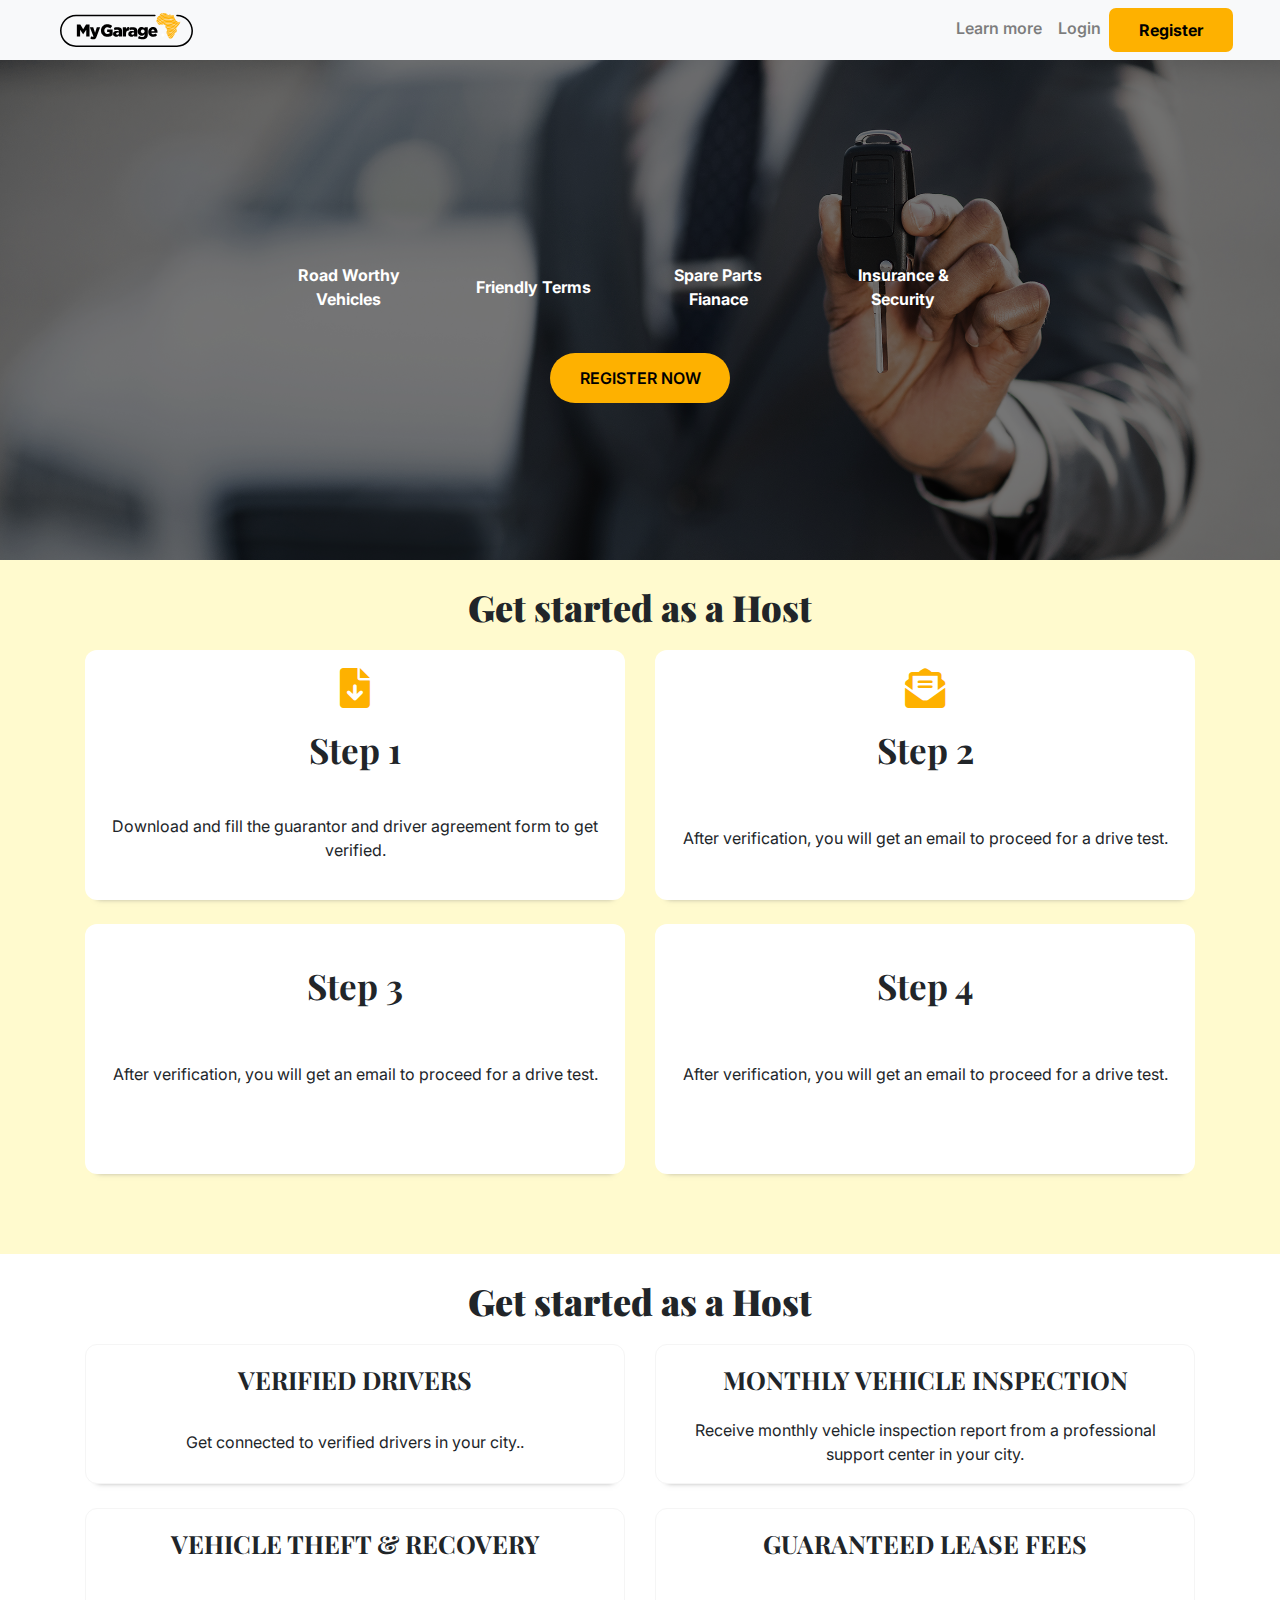
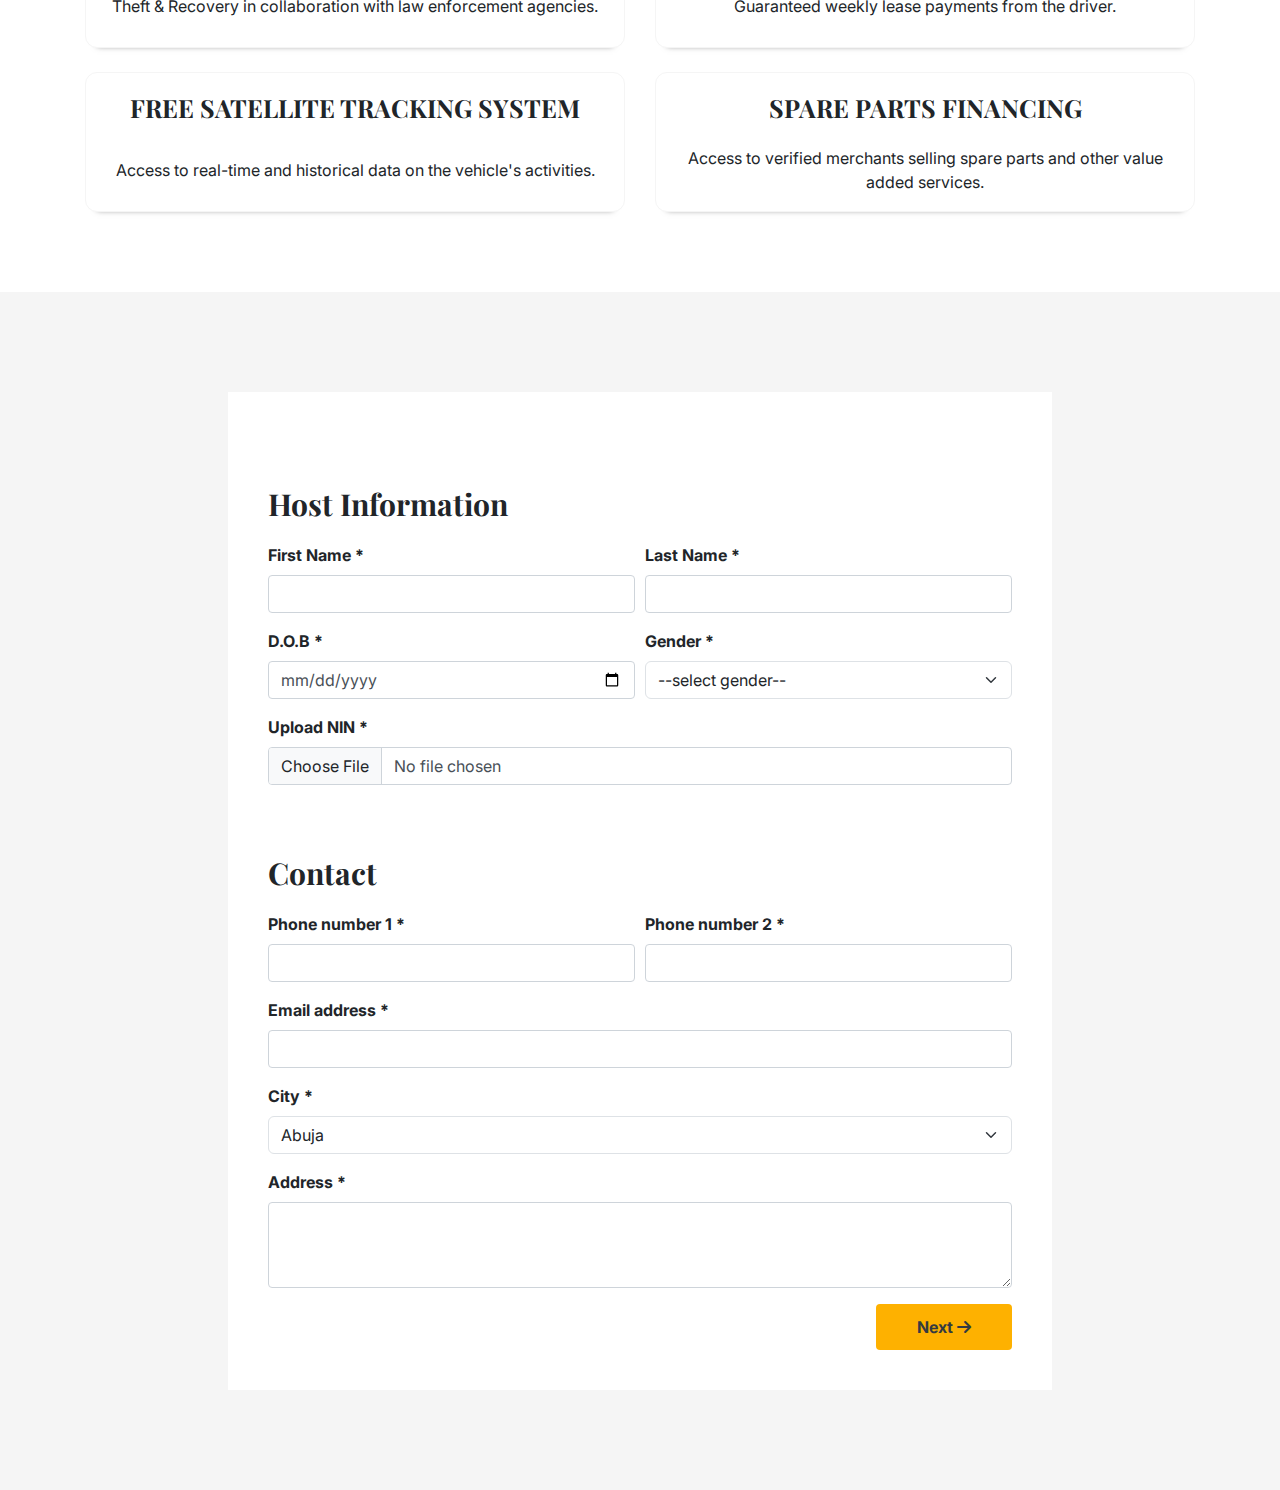
<file: host.html>
<!DOCTYPE html>
<html lang="en">
  <head>
    <meta charset="UTF-8" />
    <meta http-equiv="X-UA-Compatible" content="IE=edge" />
    <meta name="viewport" content="width=device-width, initial-scale=1.0" />
    <title>Document</title>
    <script src="https://cdn.jsdelivr.net/npm/bootstrap@5.1.3/dist/js/bootstrap.bundle.min.js"></script>
    <link
      href="https://cdn.jsdelivr.net/npm/bootstrap@5.1.3/dist/css/bootstrap.min.css"
      rel="stylesheet"
    />
    <link rel="stylesheet" href="assets/bootstrap/css/bootstrap.min.css" />
    <link rel="stylesheet" href="assets/style.css" />
    <!-- Boxicons CDN Link -->
    <link
      href="https://unpkg.com/boxicons@2.0.7/css/boxicons.min.css"
      rel="stylesheet"
    />
    <!-- splide css -->
    <link rel="stylesheet" href="assets/dist/css/splide.min.css" />
    <!-- splide js -->
    <script src="assets/dist/js/splide.min.js"></script>
    <!-- font awesome -->
    <link
      rel="stylesheet"
      href="https://cdnjs.cloudflare.com/ajax/libs/font-awesome/6.0.0/css/all.min.css"
    />
    <!-- aos lib -->
    <link href="https://unpkg.com/aos@2.3.1/dist/aos.css" rel="stylesheet" />
    <script src="https://unpkg.com/aos@2.3.1/dist/aos.js"></script>
  </head>
  <body>
    <style>
      .box {
        width: 100%;
        height: 200px;
        margin-bottom: 30px;
      }
      .introImg {
        width: 100%;
        height: 580px;
      }
      .introImg img {
        width: 100%;
        height: 100%;
      }
    </style>
    <!-- navbar -->
    <nav class="navbar navbar-expand-lg navbar-light bg-light">
      <div class="container-fluid">
        <a class="navbar-brand logo" href="#">
          <img src="assets/img/logo1.svg" alt="" />
        </a>
        <button class="navbar-toggler" type="button" data-bs-toggle="collapse" data-bs-target="#navbarNavAltMarkup" aria-controls="navbarNavAltMarkup" aria-expanded="false" aria-label="Toggle navigation">
          <span class="navbar-toggler-icon"></span>
        </button>
        <div class="collapse navbar-collapse offset-lg-7" id="navbarNavAltMarkup">
          <div class="navbar-nav">
            <a class="nav-link" href="#">Learn more</a>
            <a class="nav-link" href="login.html">Login</a>
            <a class="accBtn" href="register.html">Register</a>
          </div>
        </div>
      </div>
    </nav>
    <!-- banner -->
    <div class="host-banner">
      <div class="get-started-links row">
        <div class="col-sm-6 col-md-12 col-lg-3">
          <span>Road Worthy Vehicles</span>
        </div>
        <div class="col-sm-6 col-md-12 col-lg-3">
          <span>Friendly Terms</span>
        </div>
        <div class="col-sm-6 col-md-12 col-lg-3">
          <span>Spare Parts Fianace</span>
        </div>
        <div class="col-sm-6 col-md-12 col-lg-3">
          <span>Insurance & Security</span>
        </div>
      </div>
      <a href="#form-region" class="linkBtn">REGISTER NOW</a>
    </div>

    <div class="steps-section">
      <p class="title text-center">Get started as a Host</p>
      <div class="container">
        <div class="row g-4">
          <div class="col-sm-6 col-md-6">
            <div class="stepsBox">
              <div class="step-icon">
                <i class="fa-solid fa-file-arrow-down"></i>
              </div>
              <div class="step-count">Step 1</div>
              <div class="step-info">
                Download and fill the guarantor and driver agreement form to get
                verified.
              </div>
            </div>
          </div>
          <div class="col-sm-6 col-md-6">
            <div class="stepsBox">
              <div class="step-icon">
                <i class="fa-solid fa-envelope-open-text"></i>
              </div>
              <div class="step-count">Step 2</div>
              <div class="step-info">
                After verification, you will get an email to proceed for a drive
                test.
              </div>
            </div>
          </div>
          <div class="col-sm-6 col-md-6">
            <div class="stepsBox">
              <div class="step-count">Step 3</div>
              <div class="step-info">
                After verification, you will get an email to proceed for a drive
                test.
              </div>
            </div>
          </div>
          <div class="col-sm-6 col-md-6">
            <div class="stepsBox">
              <div class="step-count">Step 4</div>
              <div class="step-info">
                After verification, you will get an email to proceed for a drive
                test.
              </div>
            </div>
          </div>
        </div>
      </div>
    </div>

    <div class="steps-section2">
      <p class="title text-center">Get started as a Host</p>
      <div class="container">
        <div class="row g-4">
          <div class="col-sm-6 col-md-6">
            <div class="stepsBox">
              <div class="step-count">VERIFIED DRIVERS</div>
              <div class="step-info">
                Get connected to verified drivers in your city..
              </div>
            </div>
          </div>
          <div class="col-sm-6 col-md-6">
            <div class="stepsBox">
              <div class="step-count">MONTHLY VEHICLE INSPECTION</div>
              <div class="step-info">
                Receive monthly vehicle inspection report from a professional
                support center in your city.
              </div>
            </div>
          </div>
          <div class="col-sm-6 col-md-6">
            <div class="stepsBox">
              <div class="step-count">VEHICLE THEFT & RECOVERY</div>
              <div class="step-info">
                Theft & Recovery in collaboration with law enforcement agencies.
              </div>
            </div>
          </div>
          <div class="col-sm-6 col-md-6">
            <div class="stepsBox">
              <div class="step-count">GUARANTEED LEASE FEES</div>
              <div class="step-info">
                Guaranteed weekly lease payments from the driver.
              </div>
            </div>
          </div>
          <div class="col-sm-6 col-md-6">
            <div class="stepsBox">
              <div class="step-count">FREE SATELLITE TRACKING SYSTEM</div>
              <div class="step-info">
                Access to real-time and historical data on the vehicle's
                activities.
              </div>
            </div>
          </div>
          <div class="col-sm-6 col-md-6">
            <div class="stepsBox">
              <div class="step-count">SPARE PARTS FINANCING</div>
              <div class="step-info">
                Access to verified merchants selling spare parts and other value
                added services.
              </div>
            </div>
          </div>
        </div>
      </div>
    </div>
    <div class="form-region" id="form-region">
      <div class="container-fluid">
        <div class="row">
          <div class="col-sm-6 col-md-12 col-lg-8 offset-lg-2">
            <div class="registerForm">
              <form action="">
                <div class="form1">
                  <p class="form-title">Host Information</p>
                  <div class="form-row">
                    <div class="col-sm-6 col-md-6">
                      <div class="form-group">
                        <label for="">First Name *</label>
                        <input type="text" class="form-control" />
                      </div>
                    </div>
                    <div class="col-sm-6 col-md-6">
                      <div class="form-group">
                        <label for="">Last Name *</label>
                        <input type="text" class="form-control" />
                      </div>
                    </div>
                  </div>
                  <div class="form-row">
                    <div class="col-sm-6 col-md-6">
                      <div class="form-group">
                        <label for="">D.O.B *</label>
                        <input type="date" class="form-control" />
                      </div>
                    </div>
                    <div class="col-sm-6 col-md-6">
                      <div class="form-group">
                        <label for="">Gender *</label>
                        <select name="" class="form-select">
                          <option value="">--select gender--</option>
                          <option value="Male">Male</option>
                          <option value="Female">Female</option>
                        </select>
                      </div>
                    </div>
                  </div>
                  <div class="form-row">
                    <div class="col-sm-6 col-md-12">
                      <div class="form-group">
                        <label for="">Upload NIN *</label>
                        <input type="file" class="form-control" />
                      </div>
                    </div>
                  </div>
                  <p class="form-title">Contact</p>
                  <div class="form-row">
                    <div class="col-sm-6 col-md-6">
                      <div class="form-group">
                        <label for="">Phone number 1 *</label>
                        <input type="text" class="form-control" />
                      </div>
                    </div>
                    <div class="col-sm-6 col-md-6">
                      <div class="form-group">
                        <label for="">Phone number 2 *</label>
                        <input type="text" class="form-control" />
                      </div>
                    </div>
                    <div class="col-sm-6 col-md-12 col-lg-12">
                      <div class="form-group">
                        <label for="">Email address *</label>
                        <input type="email" class="form-control" />
                      </div>
                    </div>
                    <div class="col-sm-6 col-md-12 col-lg-12">
                      <div class="form-group">
                        <label for="">City *</label>
                        <select name="" class="form-select">
                          <option value="">Abuja</option>
                          <option value="">Lagos</option>
                          <option value="">Kano</option>
                          <option value="">Abuja</option>
                          <option value="">Abuja</option>
                          <option value="">Abuja</option>
                          <option value="">Abuja</option>
                          <option value="">Abuja</option>
                          <option value="">Abuja</option>
                        </select>
                      </div>
                    </div>
                    <div class="col-sm-6 col-md-12 col-lg-12">
                      <div class="form-group">
                        <label for="">Address *</label>
                        <textarea
                          name=""
                          id=""
                          cols="30"
                          rows="3"
                          class="form-control"
                        ></textarea>
                      </div>
                    </div>
                  </div>
                  <div class="moveBtn">
                    <button id="nextBtn" class="btn text-dark bg-ylw">
                      Next
                      <i class="fa-solid fa-arrow-right"></i>
                    </button>
                  </div>
                </div>
                <div class="form2">
                  <p class="form-title">Terms of Agreement</p>
                  <p>
                    Lorem ipsum dolor sit, amet consectetur adipisicing elit.
                    Nemo repellendus nostrum explicabo numquam culpa aliquam.
                  </p>
                  <div class="form-row">
                    <div class="col-sm-6 col-md-6 mb-2">
                      <button class="btn w-100 bg-ylw">Download</button>
                    </div>
                    <div class="col-sm-6 col-md-6">
                      <input type="file" class="form-control" />
                      <small>Upload</small>
                    </div>
                  </div>
                  <p class="form-title">Bank</p>
                  <div class="form-row">
                    <div class="col-sm-6 col-md-4 col-lg-6">
                      <div class="form-group">
                        <label for="">Bank Name</label>
                        <input type="text" class="form-control" />
                      </div>
                    </div>
                    <div class="col-sm-6 col-md-4 col-lg-6">
                      <div class="form-group">
                        <label for="">Account type</label>
                        <select name="" class="form-select">
                          <option value="">Savings</option>
                          <option value="">Current</option>
                        </select>
                      </div>
                    </div>
                    <div class="col-sm-6 col-md-4 col-lg-6">
                      <div class="form-group">
                        <label for="">Account number</label>
                        <input type="text" class="form-control" />
                      </div>
                    </div>
                    <div class="col-sm-6 col-md-4 col-lg-6">
                      <div class="form-group">
                        <label for="">Account number</label>
                        <input type="text" class="form-control" />
                      </div>
                    </div>
                  </div>

                  <p class="form-title">Service Model</p>
                  <div class="form-group">
                    <label for="">Service Type</label>
                    <select
                      name="service_model"
                      id="service_model"
                      class="form-select"
                    >
                      <option value="">--select service type--</option>
                      <option value="hire_purchase" id="hire_purchase">
                        Hire purchase
                      </option>
                      <option value="rental" id="rental">Rental</option>
                    </select>
                  </div>
                  <div class="purchaseSection">
                    <div class="form-row">
                      <div class="col-sm-6 col-md-6">
                        <div class="form-group">
                          <label for="">Hire purchase value</label>
                          <input type="text" class="form-control" />
                        </div>
                      </div>
                      <div class="col-sm-6 col-md-6">
                        <div class="form-group">
                          <label for="">City</label>
                          <select name="" id="" class="form-select">
                            <option value="">Abuja</option>
                            <option value="">Lagos</option>
                            <option value="">Benue</option>
                            <option value="">Abia</option>
                            <option value="">Abuja</option>
                          </select>
                        </div>
                      </div>
                      <div class="col-sm-6 col-md-6">
                        <div class="form-group">
                          <label for="">Security deposit</label>
                          <input type="text" class="form-control" />
                        </div>
                      </div>
                      <div class="col-sm-6 col-md-6">
                        <div class="form-group">
                          <label for="">Weekly remittance</label>
                          <input type="text" class="form-control" />
                        </div>
                      </div>
                      <div class="col-sm-6 col-md-6">
                        <div class="form-group">
                          <label for="">Transmission</label>
                          <select name="" id="" class="form-select">
                            <option value="">Automatic</option>
                            <option value="">Manual</option>
                          </select>
                        </div>
                      </div>
                      <div class="col-sm-6 col-md-12">
                        <div class="form-group">
                          <label for="">Engine type</label>
                          <select name="" id="" class="form-select">
                            <option value="">Petrol</option>
                            <option value="">Diesel</option>
                          </select>
                        </div>
                      </div>
                      <div class="col-sm-6 col-md-12">
                        <label for="">
                          Recommend the address of your preferred mechanic
                        </label>
                        <textarea
                          class="form-control"
                          name=""
                          id=""
                          cols="30"
                          rows="3"
                        ></textarea>
                      </div>
                      <div class="col-sm-6 col-md-6"></div>
                    </div>
                    <!-- hire purchase table -->
                    <table class="table table-striped">
                      <thead>
                        <tr>
                          <th scope="col"></th>
                          <th scope="col">Host</th>
                          <th scope="col">Driver</th>
                        </tr>
                      </thead>
                      <tbody>
                        <tr>
                          <th scope="row">
                            Repairs on the suspension system , exhaust, fuel
                            supply system
                          </th>
                          <td><i class="fa-solid fa-times text-danger"></i></td>
                          <td>
                            <i
                              class="fa-solid fa-circle-check text-success"
                            ></i>
                          </td>
                        </tr>
                        <tr>
                          <th scope="row">Monthly oil change and servicing</th>
                          <td><i class="fa-solid fa-times text-danger"></i></td>
                          <td>
                            <i
                              class="fa-solid fa-circle-check text-success"
                            ></i>
                          </td>
                        </tr>
                        <tr>
                          <th scope="row">Repair on air conditioning system</th>
                          <td><i class="fa-solid fa-times text-danger"></i></td>
                          <td>
                            <i
                              class="fa-solid fa-circle-check text-success"
                            ></i>
                          </td>
                        </tr>
                        <tr>
                          <th scope="row">
                            Insurance and vehicle document renewals
                          </th>
                          <td>
                            <i
                              class="fa-solid fa-circle-check text-success"
                            ></i>
                          </td>
                          <td><i class="fa-solid fa-times text-danger"></i></td>
                        </tr>
                        <tr>
                          <th scope="row">Repair on wear and tear</th>
                          <td><i class="fa-solid fa-times text-danger"></i></td>
                          <td>
                            <i
                              class="fa-solid fa-circle-check text-success"
                            ></i>
                          </td>
                        </tr>
                        <tr>
                          <th scope="row">Can the driver work out of town</th>
                          <td><i class="fa-solid fa-times text-danger"></i></td>
                          <td><i class="fa-solid fa-times text-danger"></i></td>
                        </tr>
                        <tr>
                          <th scope="row">Comprehensive Insurance</th>
                          <td>
                            <i
                              class="fa-solid fa-circle-check text-success"
                            ></i>
                          </td>
                          <td>
                            <i
                              class="fa-solid fa-circle-check text-success"
                            ></i>
                          </td>
                        </tr>
                      </tbody>
                    </table>
                  </div>
                  <div class="rentalSection">
                    <div class="form-row">
                      <div class="col-sm-6 col-md-6">
                        <div class="form-group">
                          <label for="">City</label>
                          <select name="" id="" class="form-select">
                            <option value="">Abuja</option>
                            <option value="">Lagos</option>
                            <option value="">Benue</option>
                            <option value="">Abia</option>
                            <option value="">Abuja</option>
                          </select>
                        </div>
                      </div>
                      <div class="col-sm-6 col-md-6">
                        <div class="form-group">
                          <label for="">Security deposit</label>
                          <input type="text" class="form-control" />
                        </div>
                      </div>
                      <div class="col-sm-6 col-md-6">
                        <div class="form-group">
                          <label for="">Weekly remittance</label>
                          <input type="text" class="form-control" />
                        </div>
                      </div>
                      <div class="col-sm-6 col-md-6">
                        <div class="form-group">
                          <label for="">Transmission</label>
                          <select name="" id="" class="form-select">
                            <option value="">Automatic</option>
                            <option value="">Manual</option>
                          </select>
                        </div>
                      </div>
                      <div class="col-sm-6 col-md-12">
                        <div class="form-group">
                          <label for="">Engine type</label>
                          <select name="" id="" class="form-select">
                            <option value="">Petrol</option>
                            <option value="">Diesel</option>
                          </select>
                        </div>
                      </div>
                      <div class="col-sm-6 col-md-12">
                        <label for="">
                          Recommend the address of your preferred mechanic
                        </label>
                        <textarea
                          class="form-control"
                          name=""
                          id=""
                          cols="30"
                          rows="3"
                        ></textarea>
                      </div>
                    </div>
                    <!-- rental table -->
                    <table class="table table-striped">
                      <thead>
                        <tr>
                          <th scope="col"></th>
                          <th scope="col">Host</th>
                          <th scope="col">Driver</th>
                        </tr>
                      </thead>
                      <tbody>
                        <tr>
                          <th scope="row">
                            Repairs on the suspension system , exhaust, fuel
                            supply system
                          </th>
                          <td><i class="fa-solid fa-times text-danger"></i></td>
                          <td>
                            <i
                              class="fa-solid fa-circle-check text-success"
                            ></i>
                          </td>
                        </tr>
                        <tr>
                          <th scope="row">Monthly oil change and servicing</th>
                          <td><i class="fa-solid fa-times text-danger"></i></td>
                          <td>
                            <i
                              class="fa-solid fa-circle-check text-success"
                            ></i>
                          </td>
                        </tr>
                        <tr>
                          <th scope="row">Repair on air conditioning system</th>
                          <td><i class="fa-solid fa-times text-danger"></i></td>
                          <td>
                            <i
                              class="fa-solid fa-circle-check text-success"
                            ></i>
                          </td>
                        </tr>
                        <tr>
                          <th scope="row">
                            Insurance and vehicle document renewals
                          </th>
                          <td>
                            <i
                              class="fa-solid fa-circle-check text-success"
                            ></i>
                          </td>
                          <td><i class="fa-solid fa-times text-danger"></i></td>
                        </tr>
                        <tr>
                          <th scope="row">Repair on wear and tear</th>
                          <td><i class="fa-solid fa-times text-danger"></i></td>
                          <td>
                            <i
                              class="fa-solid fa-circle-check text-success"
                            ></i>
                          </td>
                        </tr>
                        <tr>
                          <th scope="row">Can the driver work out of town</th>
                          <td><i class="fa-solid fa-times text-danger"></i></td>
                          <td><i class="fa-solid fa-times text-danger"></i></td>
                        </tr>
                        <tr>
                          <th scope="row">Comprehensive Insurance</th>
                          <td>
                            <i
                              class="fa-solid fa-circle-check text-success"
                            ></i>
                          </td>
                          <td>
                            <i
                              class="fa-solid fa-circle-check text-success"
                            ></i>
                          </td>
                        </tr>
                      </tbody>
                    </table>
                  </div>

                  <div class="checkBox">
                    <div class="form-check termsCheck">
                      <input
                        class="form-check-input"
                        type="checkbox"
                        value=""
                        id="flexCheckDefault"
                      />
                      <label class="form-check-label" for="flexCheckDefault">
                        By checking this box I agree to <a class="text-warning" href="terms_conditions.html">terms and conditions.</a>
                      </label>
                    </div>
                  </div>
                  <div class="moveBtn">
                    <button id="backBtn" class="btn">
                      <i class="fa-solid fa-arrow-left"></i>
                      Back
                    </button>
                    <button class="btn text-dark bg-ylw ml-4">REGISTER</button>
                  </div>
                </div>
              </form>
            </div>
          </div>
        </div>
      </div>
    </div>
  </body>
</html>
<script>
  AOS.init()
</script>
<script>
  // multistep form
  let nextButton = document.querySelector('#nextBtn')
  let backButton = document.querySelector('#backBtn')

  let box1 = document.querySelector('.form1')
  let box2 = document.querySelector('.form2')

  nextButton.addEventListener('click', (e) => {
    e.preventDefault()
    showBox2()
  })
  backButton.addEventListener('click', (e) => {
    e.preventDefault()
    showBox1()
  })
  function showBox2() {
    box1.style.display = 'none'
    box2.style.display = 'block'
  }

  function showBox1() {
    box2.style.display = 'none'
    box1.style.display = 'block'
  }
</script>

<!-- VERIFIED DRIVERS
Get connected to verified drivers in your city.

MONTHLY VEHICLE INSPECTION
Receive monthly vehicle inspection report from a professional support center in your city.

VEHICLE THEFT & RECOVERY
Theft & Recovery in collaboration with law enforcement agencies.

GUARANTEED LEASE FEES
Guaranteed weekly lease payments from the driver.

FREE SATELLITE TRACKING SYSTEM
Access to real-time and historical data on the vehicle's activities.

SPARE PARTS FINANCING
Access to verified merchants selling spare parts and other value added services. -->

<!-- [6:13 PM, 2/28/2022] Sir Ifeanyi:
Service Model 1
-Hire Purhcase, 
city
hire purhcase value
security deposit
weekly remittance
transmission;automatic or manual
engine type; petrol or diesel
Recommend the address of your preferred mechanic

repairs on the suspension system , exhaust, fuel supply system?-driver
monthly oil change and servicing?-driver
repair on air conditioning system?-driver
insurance and vehicle document renewals?-Host
repair on wear and tear? -driver
Can the driver work out of town?-YNO
Insurance Type; comprehensive


Service Model 2
-Rental
city
weekly remittance
security deposit
transmission;automatic or manual
engine type; petrol or di…
[6:13 PM, 2/28/2022] Sir Ifeanyi: Service Model 1
-Hire Purhcase
city
hire purhcase value
security deposit
weekly remittance
transmission;automatic or manual
engine type; petrol or diesel
Recommend the address of your preferred mechanic

 repairs on the suspension system , exhaust, fuel supply system?-driver
 monthly oil change and servicing?-driver
 repair on air conditioning system?-driver
 insurance and vehicle document renewals?-Host
 repair on wear and tear? -driver
Can the driver work out of town?-NO
Insurance Type; comprehensive


Service Model 2
-Rental
city
weekly remittance
security deposit
transmission;automatic or manual
engine type; petrol or diesel
Recommend the address of your preferred mechanic?
Who will be responsible for repairs on the suspension system , exhaust, fuel supply system?-driver
Who will be responsible for monthly oil change and servicing?-host
Who will be responsible for repair on air conditioning system?-host
Who will be responsible for insurance and vehicle document renewals?-Host
Who will be responsible for repair on wear and tear? -host
Can the driver work out of town?-NO
Insurance Type; comprehensive -->

<script>
  let hire_purchase = document.querySelector('#hire_purchase')
  let rental = document.querySelector('#rental')
  let purchase_section = document.querySelector('.purchaseSection')
  let rental_section = document.querySelector('.rentalSection')
  let service_model = document.querySelector('#service_model')
  console.log(service_model)
  service_model.addEventListener('change', checkValue)

  function checkValue() {
    if (service_model.value == 'hire_purchase') {
      purchase_section.style.display = 'block'
      rental_section.style.display = 'none'
    } else if (service_model.value == 'rental') {
      purchase_section.style.display = 'none'
      rental_section.style.display = 'block'
    } else {
      purchase_section.style.display = 'none'
      rental_section.style.display = 'none'
    }
  }
</script>
</file>
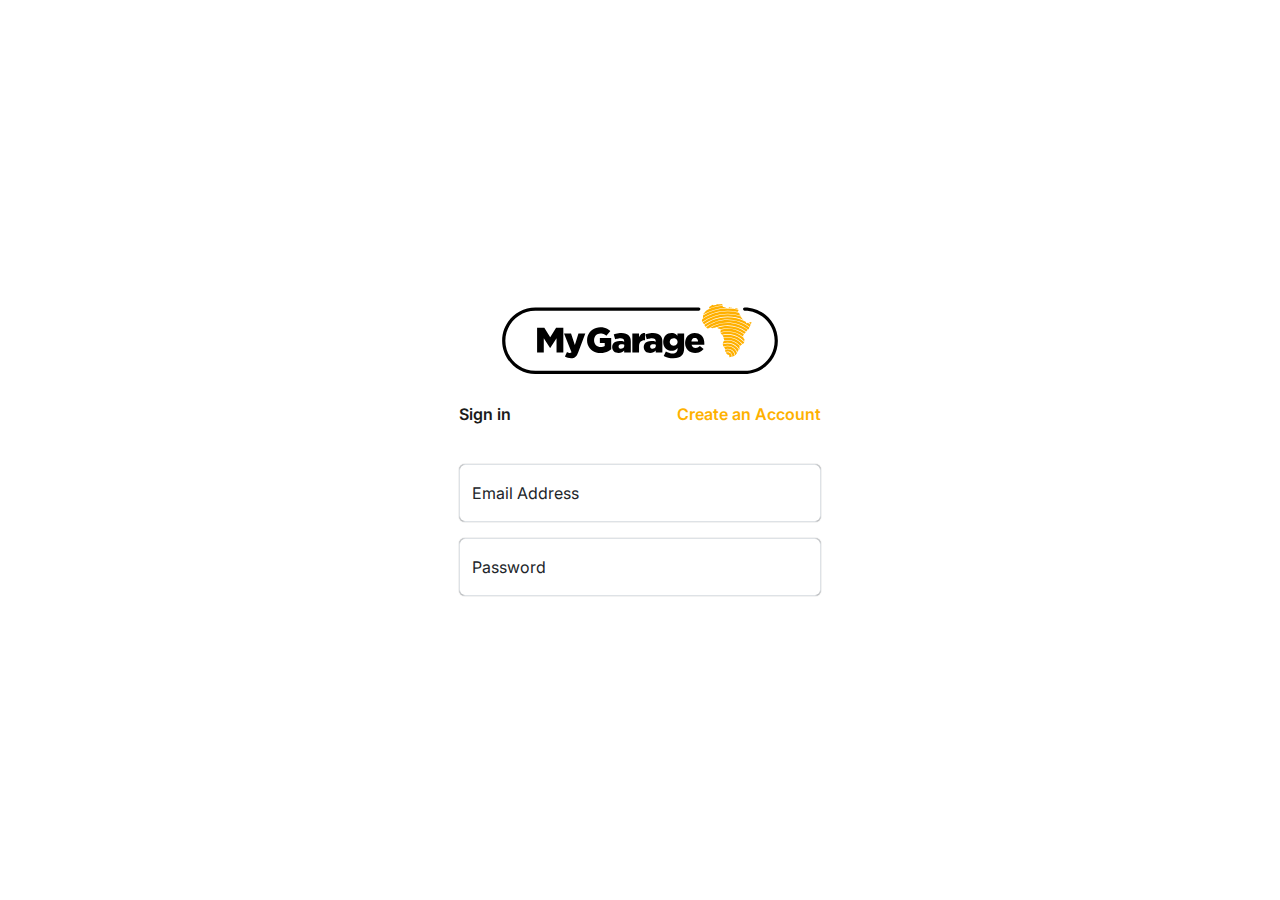
<file: login.html>
<!DOCTYPE html>
<html lang="en">
  <head>
    <meta charset="UTF-8" />
    <meta http-equiv="X-UA-Compatible" content="IE=edge" />
    <meta name="viewport" content="width=device-width, initial-scale=1.0" />
    <title>Stimulating commercial mobility in Africa</title>
    <script src="https://cdn.jsdelivr.net/npm/bootstrap@5.1.3/dist/js/bootstrap.bundle.min.js"></script>
    <link href="https://cdn.jsdelivr.net/npm/bootstrap@5.1.3/dist/css/bootstrap.min.css" rel="stylesheet">
    <!-- <link rel="stylesheet" href="assets/bootstrap/css/bootstrap.min.css" /> -->
    <link rel="stylesheet" href="assets/style.css" />
    <!-- font awesome -->
    <link
      rel="stylesheet"
      href="https://cdnjs.cloudflare.com/ajax/libs/font-awesome/6.0.0/css/all.min.css"
    />
  </head>
  <style>
    body {
      height: 100vh;
      display: flex;
      justify-content: center;
      align-items: center;
    }
    
  </style>
  <body>
    <div class="container-fluid">
      <div class="row">
        <div class="col-sm-6 col-md-4 offset-md-4">
          <div class="formBox">
            <div class="form-img">
                <img src="assets/img/logo1.svg" alt="">
            </div>
            <div class="acctOption">
                <a href="">Sign in</a>
                <a href="" class="createBtn">Create an Account</a>
            </div>
            <form action="" class="form-login">
                <div class="form-floating mb-3">
                    <input type="email" class="form-control" id="floatingInput" placeholder="name@example.com">
                    <label for="floatingInput">Email Address</label>
                  </div>
                  <div class="form-floating">
                    <input type="password" class="form-control" id="floatingPassword" placeholder="Password">
                    <label for="floatingPassword">Password</label>
                  </div>
            </form>
          </div>
        </div>
      </div>
    </div>
  </body>
</html>
</file>
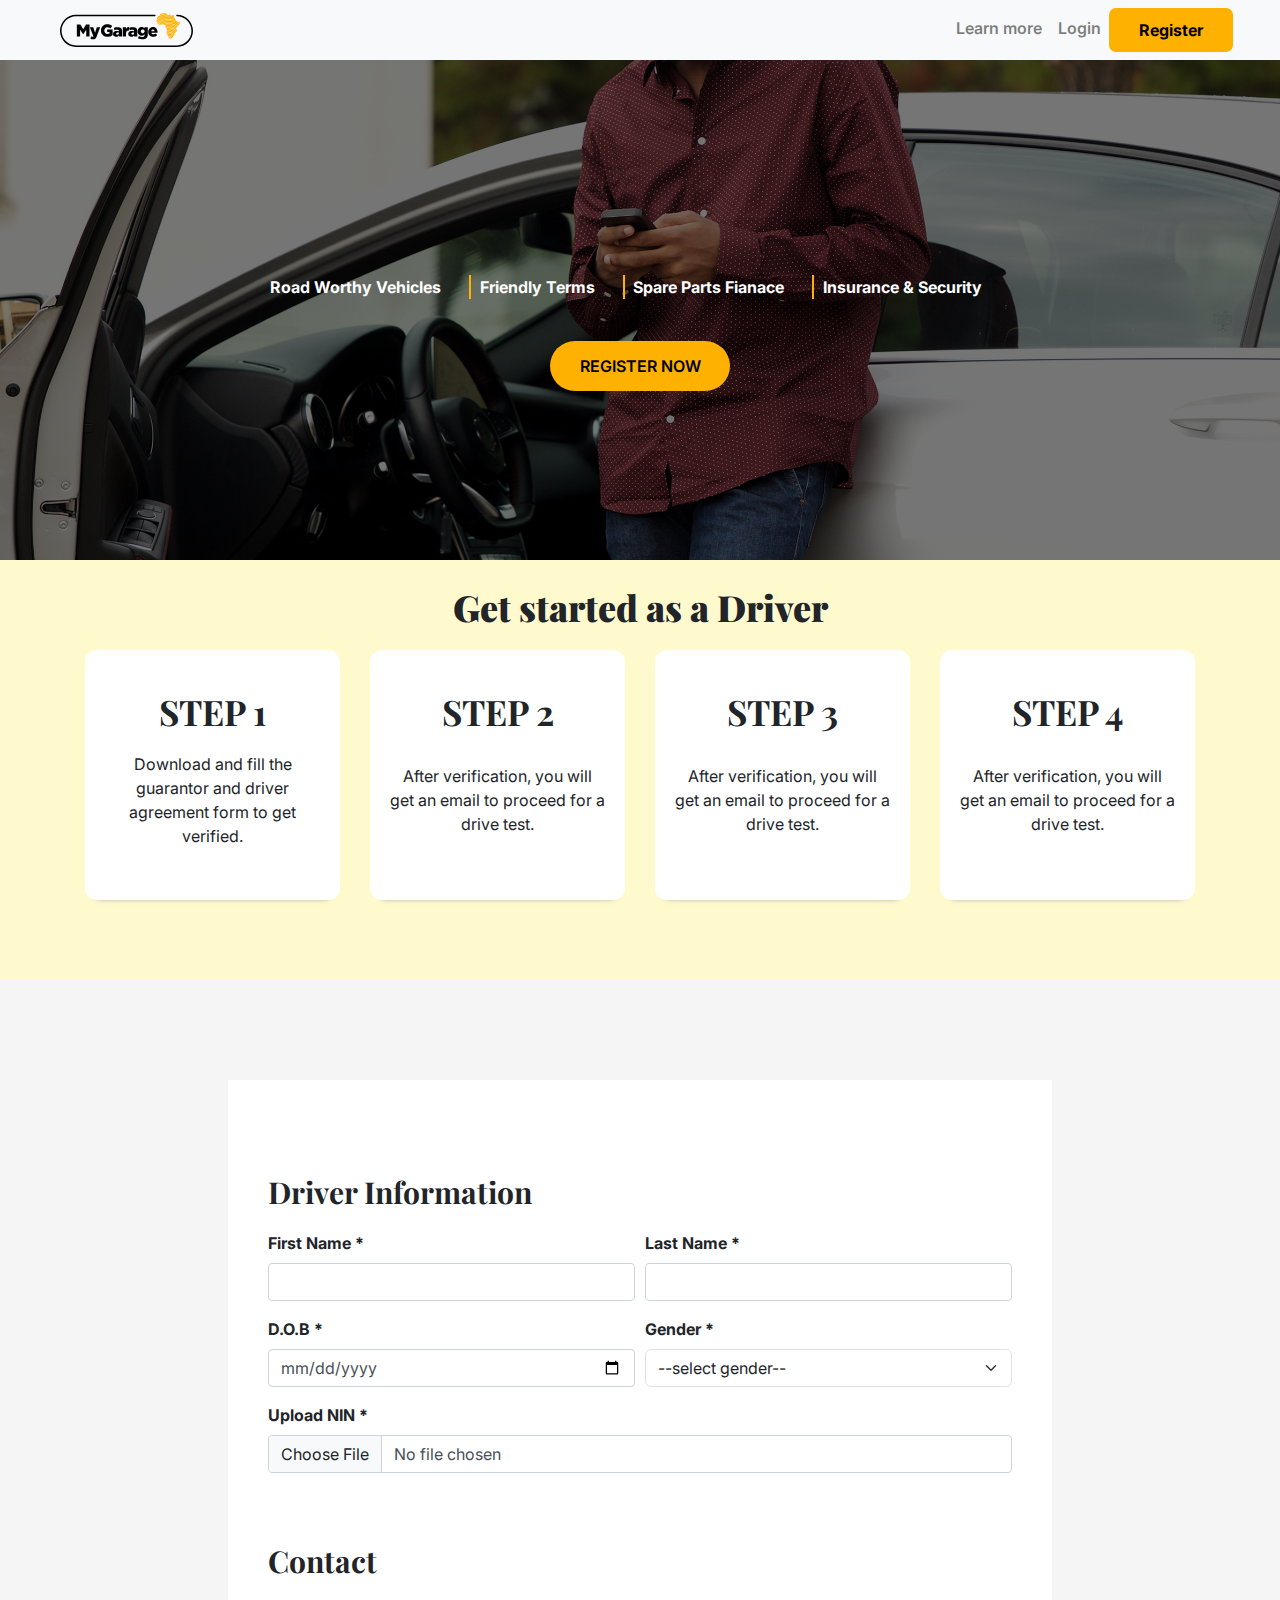
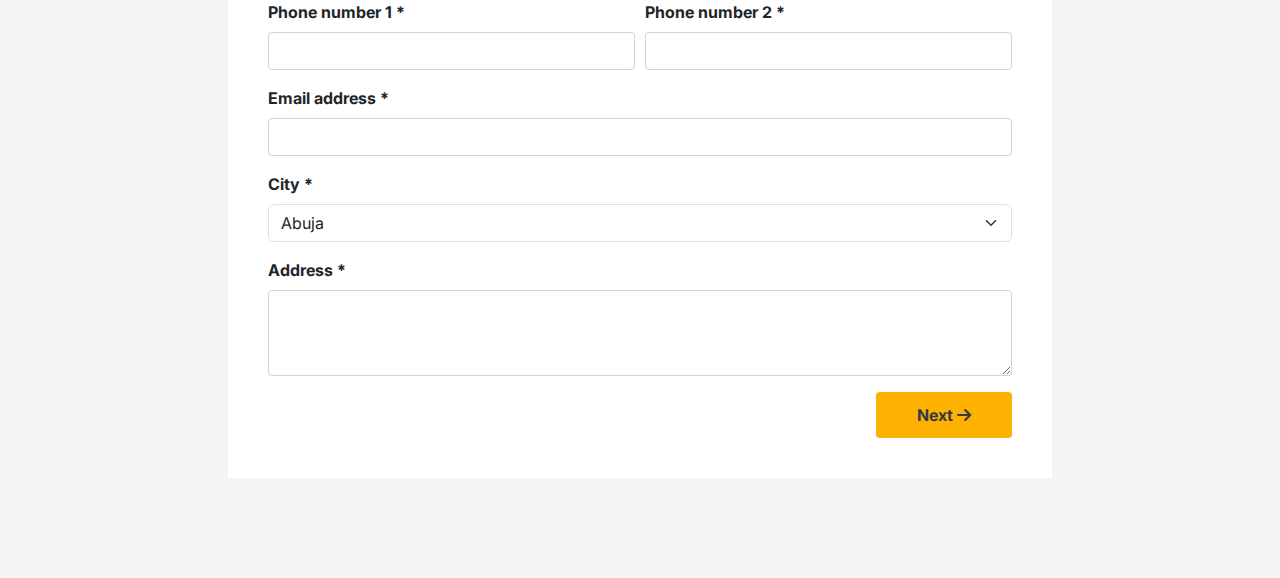
<file: register.html>
<!DOCTYPE html>
<html lang="en">
  <head>
    <meta charset="UTF-8" />
    <meta http-equiv="X-UA-Compatible" content="IE=edge" />
    <meta name="viewport" content="width=device-width, initial-scale=1.0" />
    <title>Document</title>
    <script src="https://cdn.jsdelivr.net/npm/bootstrap@5.1.3/dist/js/bootstrap.bundle.min.js"></script>
    <link
      href="https://cdn.jsdelivr.net/npm/bootstrap@5.1.3/dist/css/bootstrap.min.css"
      rel="stylesheet"
    />
    <link rel="stylesheet" href="assets/bootstrap/css/bootstrap.min.css" />
    <link rel="stylesheet" href="assets/style.css" />
    <!-- Boxicons CDN Link -->
    <link
      href="https://unpkg.com/boxicons@2.0.7/css/boxicons.min.css"
      rel="stylesheet"
    />
    <!-- splide css -->
    <link rel="stylesheet" href="assets/dist/css/splide.min.css" />
    <!-- splide js -->
    <script src="assets/dist/js/splide.min.js"></script>
    <!-- font awesome -->
    <link
      rel="stylesheet"
      href="https://cdnjs.cloudflare.com/ajax/libs/font-awesome/6.0.0/css/all.min.css"
    />
    <!-- aos lib -->
    <link href="https://unpkg.com/aos@2.3.1/dist/aos.css" rel="stylesheet" />
    <script src="https://unpkg.com/aos@2.3.1/dist/aos.js"></script>
  </head>
  <body>
    <style>
      .box{
        width: 100%;
        height: 200px;
        margin-bottom: 30px;
      }
      .register-banner {
        /* height: 580px; */
      }
      .introImg{
        width: 100%;
        height: 580px;
      }
      .introImg img{
        width: 100%;
        height: 100%;
      }
      
    </style>
    <!-- navbar -->
    <nav class="navbar navbar-expand-lg navbar-light bg-light">
      <div class="container-fluid">
        <a class="navbar-brand logo" href="#">
          <img src="assets/img/logo1.svg" alt="" />
        </a>
        <button class="navbar-toggler" type="button" data-bs-toggle="collapse" data-bs-target="#navbarNavAltMarkup" aria-controls="navbarNavAltMarkup" aria-expanded="false" aria-label="Toggle navigation">
          <span class="navbar-toggler-icon"></span>
        </button>
        <div class="collapse navbar-collapse offset-lg-7" id="navbarNavAltMarkup">
          <div class="navbar-nav">
            <a class="nav-link" href="#">Learn more</a>
            <a class="nav-link" href="login.html">Login</a>
            <a class="accBtn" href="register.html">Register</a>
          </div>
        </div>
      </div>
    </nav>
    <!-- banner -->
    <div class="register-banner">
      <div class="get-started-links">
        <span>Road Worthy Vehicles</span>
        <span>Friendly Terms</span>
        <span>Spare Parts Fianace</span>
        <span>Insurance & Security</span>
      </div>
      <a href="#form-region" class="linkBtn">REGISTER NOW</a>
    </div>

    <div class="steps-section">
      <p class="title text-center">Get started as a Driver</p>
      <div class="container">
        <div class="row g-3">
          <div class="col-sm-6 col-md-3">
            <div class="stepsBox">
              <div class="step-count">STEP 1</div>
              <div class="step-info">
                  Download and fill the guarantor and driver agreement form to get verified.
              </div>
            </div>
          </div>
          <div class="col-sm-6 col-md-3">
            <div class="stepsBox">
              <div class="step-count">STEP 2</div>
              <div class="step-info">
                After verification, you will get an email to proceed for a drive test.
              </div>
            </div>
          </div>
          <div class="col-sm-6 col-md-3">
            <div class="stepsBox">
              <div class="step-count">STEP 3</div>
              <div class="step-info">
                After verification, you will get an email to proceed for a drive test.
              </div>
            </div>
          </div>
          <div class="col-sm-6 col-md-3">
            <div class="stepsBox">
              <div class="step-count">STEP 4</div>
              <div class="step-info">
                After verification, you will get an email to proceed for a drive test.
              </div>
            </div>
          </div>
        </div>
      </div>
    </div>
      <div class="form-region" id="form-region">
        <div class="container-fluid">
          <div class="row">        
            <div class="col-sm-6 col-md-8 offset-md-2">
              <div class="registerForm">
                <form action="">
                 <div class="form1">
                  <p class="form-title">Driver Information</p>
                  <div class="form-row">
                    <div class="col-sm-6 col-md-6">
                      <div class="form-group">
                        <label for="">First Name *</label>
                        <input type="text" class="form-control" />
                      </div>
                    </div>
                    <div class="col-sm-6 col-md-6">
                      <div class="form-group">
                        <label for="">Last Name *</label>
                        <input type="text" class="form-control" />
                      </div>
                    </div>
                  </div>
                  <div class="form-row">
                    <div class="col-sm-6 col-md-6">
                      <div class="form-group">
                        <label for="">D.O.B *</label>
                        <input type="date" class="form-control" />
                      </div>
                    </div>
                    <div class="col-sm-6 col-md-6">
                      <div class="form-group">
                        <label for="">Gender *</label>
                        <select name="" class="form-select">
                          <option value="">--select gender--</option>
                          <option value="Male">Male</option>
                          <option value="Female">Female</option>
                        </select>
                      </div>
                    </div>
                  </div>
                  <div class="form-row">
                    <div class="col-sm-6 col-md-12">
                      <div class="form-group">
                        <label for="">Upload NIN *</label>
                        <input type="file" class="form-control" />
                      </div>
                    </div>
                  </div>
                  <p class="form-title">Contact</p>
                  <div class="form-row">
                    <div class="col-sm-6 col-md-6">
                      <div class="form-group">
                        <label for="">Phone number 1 *</label>
                        <input type="text" class="form-control" />
                      </div>
                    </div>
                    <div class="col-sm-6 col-md-6">
                      <div class="form-group">
                        <label for="">Phone number 2 *</label>
                        <input type="text" class="form-control" />
                      </div>
                    </div>
                    <div class="col-sm-6 col-md-12 col-lg-12">
                      <div class="form-group">
                        <label for="">Email address *</label>
                        <input type="email" class="form-control" />
                      </div>
                    </div>
                    <div class="col-sm-6 col-md-12 col-lg-12">
                      <div class="form-group">
                        <label for="">City *</label>
                        <select name=""class="form-select">
                          <option value="">Abuja</option>
                          <option value="">Lagos</option>
                          <option value="">Kano</option>
                          <option value="">Abuja</option>
                          <option value="">Abuja</option>
                          <option value="">Abuja</option>
                          <option value="">Abuja</option>
                          <option value="">Abuja</option>
                          <option value="">Abuja</option>
                        </select>
                      </div>
                    </div>
                    <div class="col-sm-6 col-md-12 col-lg-12">
                      <div class="form-group">
                        <label for="">Address *</label>
                        <textarea
                          name=""
                          id=""
                          cols="30"
                          rows="3"
                          class="form-control"
                        ></textarea>
                      </div>
                    </div>
                  </div>
                  <div class="moveBtn">
                    <button id="nextBtn" class="btn text-dark bg-ylw">Next <i class="fa-solid fa-arrow-right"></i></button>
                  </div>  
                 </div>   
                 <div class="form2">
                  <p class="form-title">Documentation</p>
                <div class="form-row">
                  <div class="col-sm-6 col-md-6 col-lg-6">
                    <div class="form-group">
                      <label for="">Driver License *</label>
                      <input
                        type="text"
                        class="form-control"
                        placeholder="Driver License number"
                      />
                    </div>
                  </div>
                  <div class="col-sm-6 col-md-6 col-lg-6">
                    <div class="form-group">
                      <label for="">Upload Driver License *</label>
                      <input type="file" class="form-control" />
                    </div>
                  </div>
                </div>
                <p class="form-title">Terms of Agreement</p>
                <p>
                  Lorem ipsum dolor sit, amet consectetur adipisicing elit. Nemo
                  repellendus nostrum explicabo numquam culpa aliquam.
                </p>
                <div class="form-row">
                  <div class="col-sm-6 col-md-6">
                    <button class="btn w-100 bg-ylw">Download</button>
                  </div>
                  <div class="col-sm-6 col-md-6">
                    <input type="file" class="form-control" />
                    <small>Upload</small>
                  </div>
                </div>
                <p class="form-title">Guarantor Information</p>
                <p>
                  Lorem ipsum dolor sit amet consectetur adipisicing elit.
                  Pariatur commodi labore vero laboriosam, reprehenderit vel.
                </p>
                <div class="form-row">
                  <div class="col-sm-6 col-md-4 col-lg-4">
                    <div class="form-group">
                      <button class="btn bg-ylw w-100">Download</button>
                    </div>
                  </div>
                  <div class="col-sm-6 col-md-4 col-lg-4">
                    <div class="form-group">
                      <input type="file" class="form-control" />
                      <small>Guarantor 1</small>
                    </div>
                  </div>
                  <div class="col-sm-6 col-md-4 col-lg-4">
                    <div class="form-group">
                      <input type="file" class="form-control" />
                      <small>Guarantor 2</small>
                    </div>
                  </div>
                </div>
                <p class="form-title">Bank</p>
                <div class="form-row">
                  <div class="col-sm-6 col-md-4 col-lg-6">
                    <div class="form-group">
                      <label for="">Bank Name</label>
                      <input type="text" class="form-control" />
                    </div>
                  </div>
                  <div class="col-sm-6 col-md-4 col-lg-6">
                    <div class="form-group">
                      <label for="">Account type</label>
                      <select name="" class="form-select">
                        <option value="">Savings</option>
                        <option value="">Current</option>
                      </select>
                    </div>
                  </div>
                  <div class="col-sm-6 col-md-4 col-lg-6">
                    <div class="form-group">
                      <label for="">Account number</label>
                      <input type="text" class="form-control" />
                    </div>
                  </div>
                  <div class="col-sm-6 col-md-4 col-lg-6">
                    <div class="form-group">
                      <label for="">Account number</label>
                      <input type="text" class="form-control" />
                    </div>
                  </div>
                </div>
                <div class="moveBtn">
                  <button id="backBtn" class="btn"><i class="fa-solid fa-arrow-left"></i> Back</button>
                  <button class="btn text-dark bg-ylw ml-4">REGISTER</button>
                </div> 
                </div>             
                </form>
              </div>
            </div>
        </div>
        </div>
      </div>   
    </div>
  </body>
</html>
<script>
  AOS.init()
</script>
<!-- <script src="assets/app.js"></script> -->
<script>
  // multistep form
let nextButton =  document.querySelector('#nextBtn');
let backButton =  document.querySelector('#backBtn');

let box1 = document.querySelector('.form1');
let box2 = document.querySelector('.form2');

nextButton.addEventListener('click', (e)=>{
    e.preventDefault();
    showBox2();
});
backButton.addEventListener('click', (e)=>{
    e.preventDefault();
    showBox1();
});
function showBox2(){
    box1.style.display = "none";
    box2.style.display = "block";
}

function showBox1(){
    box2.style.display = "none";
    box1.style.display = "block";
}

  
</script>
</file>
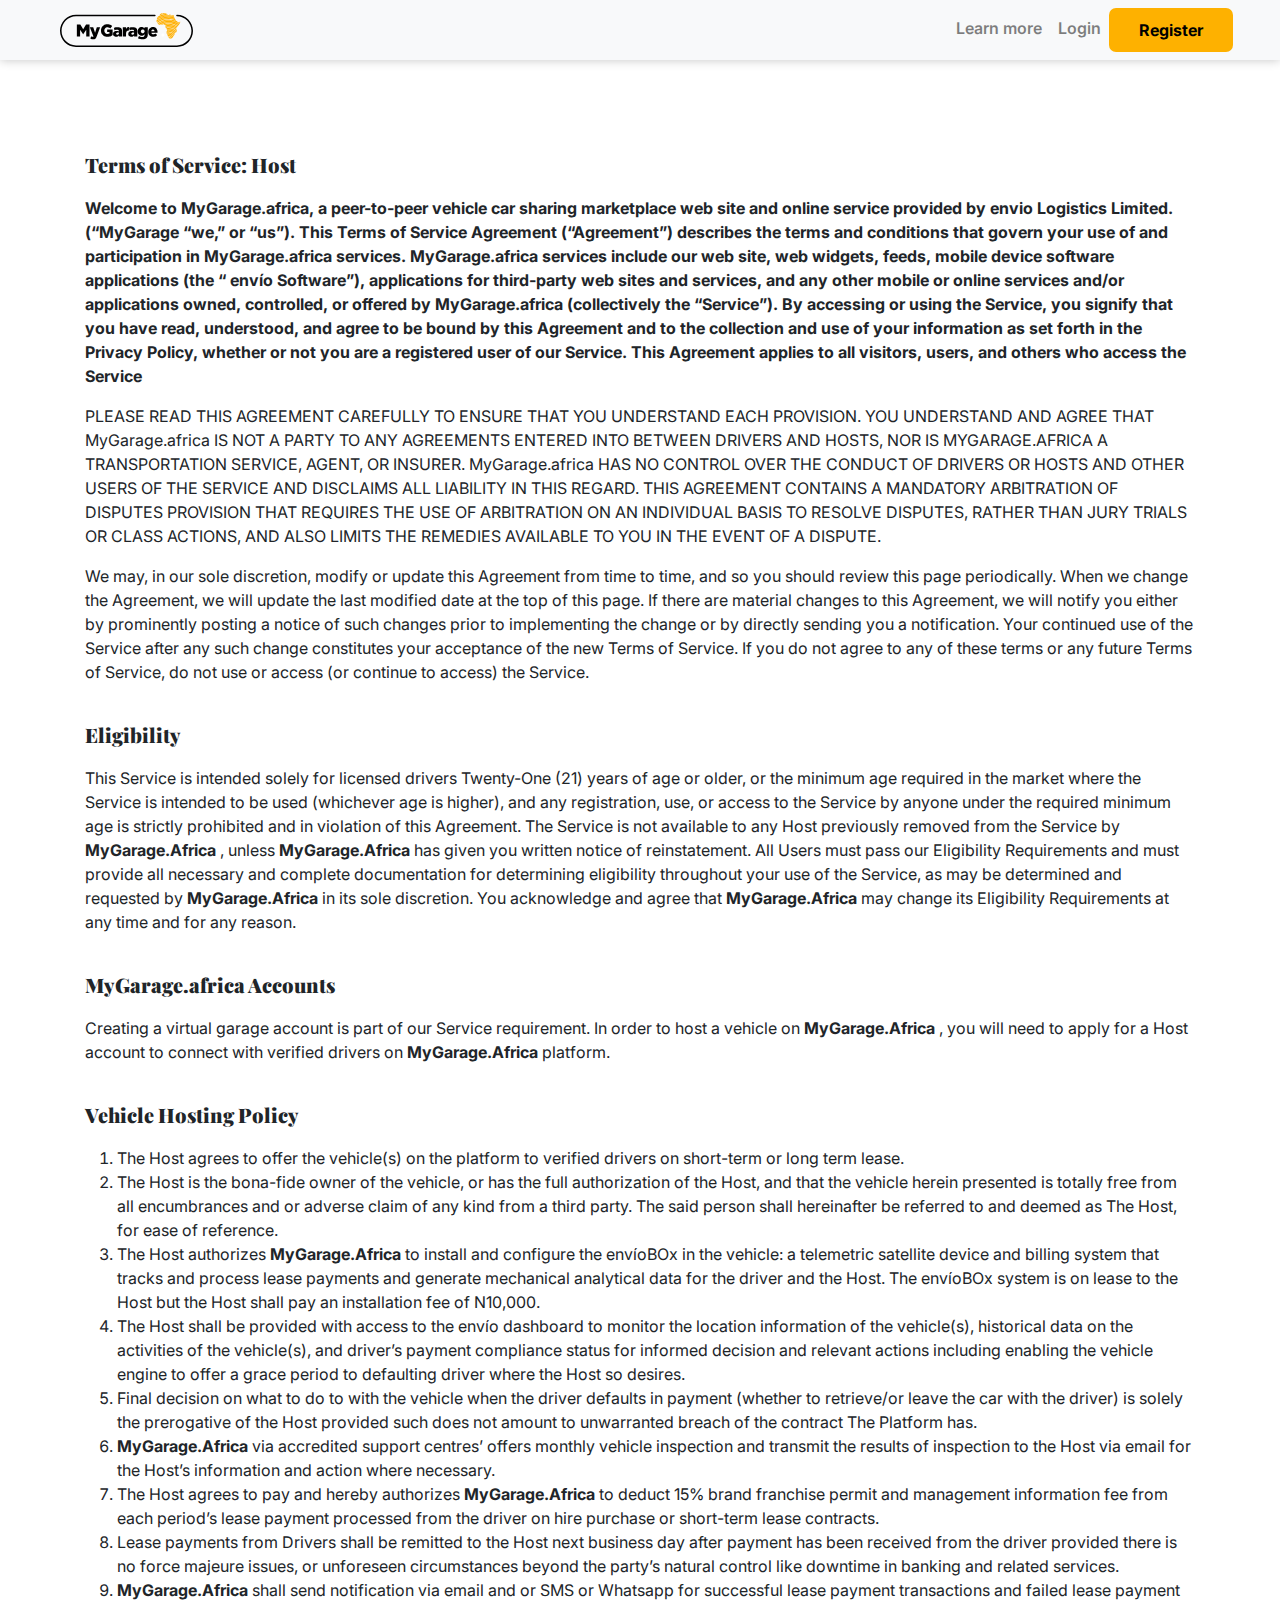
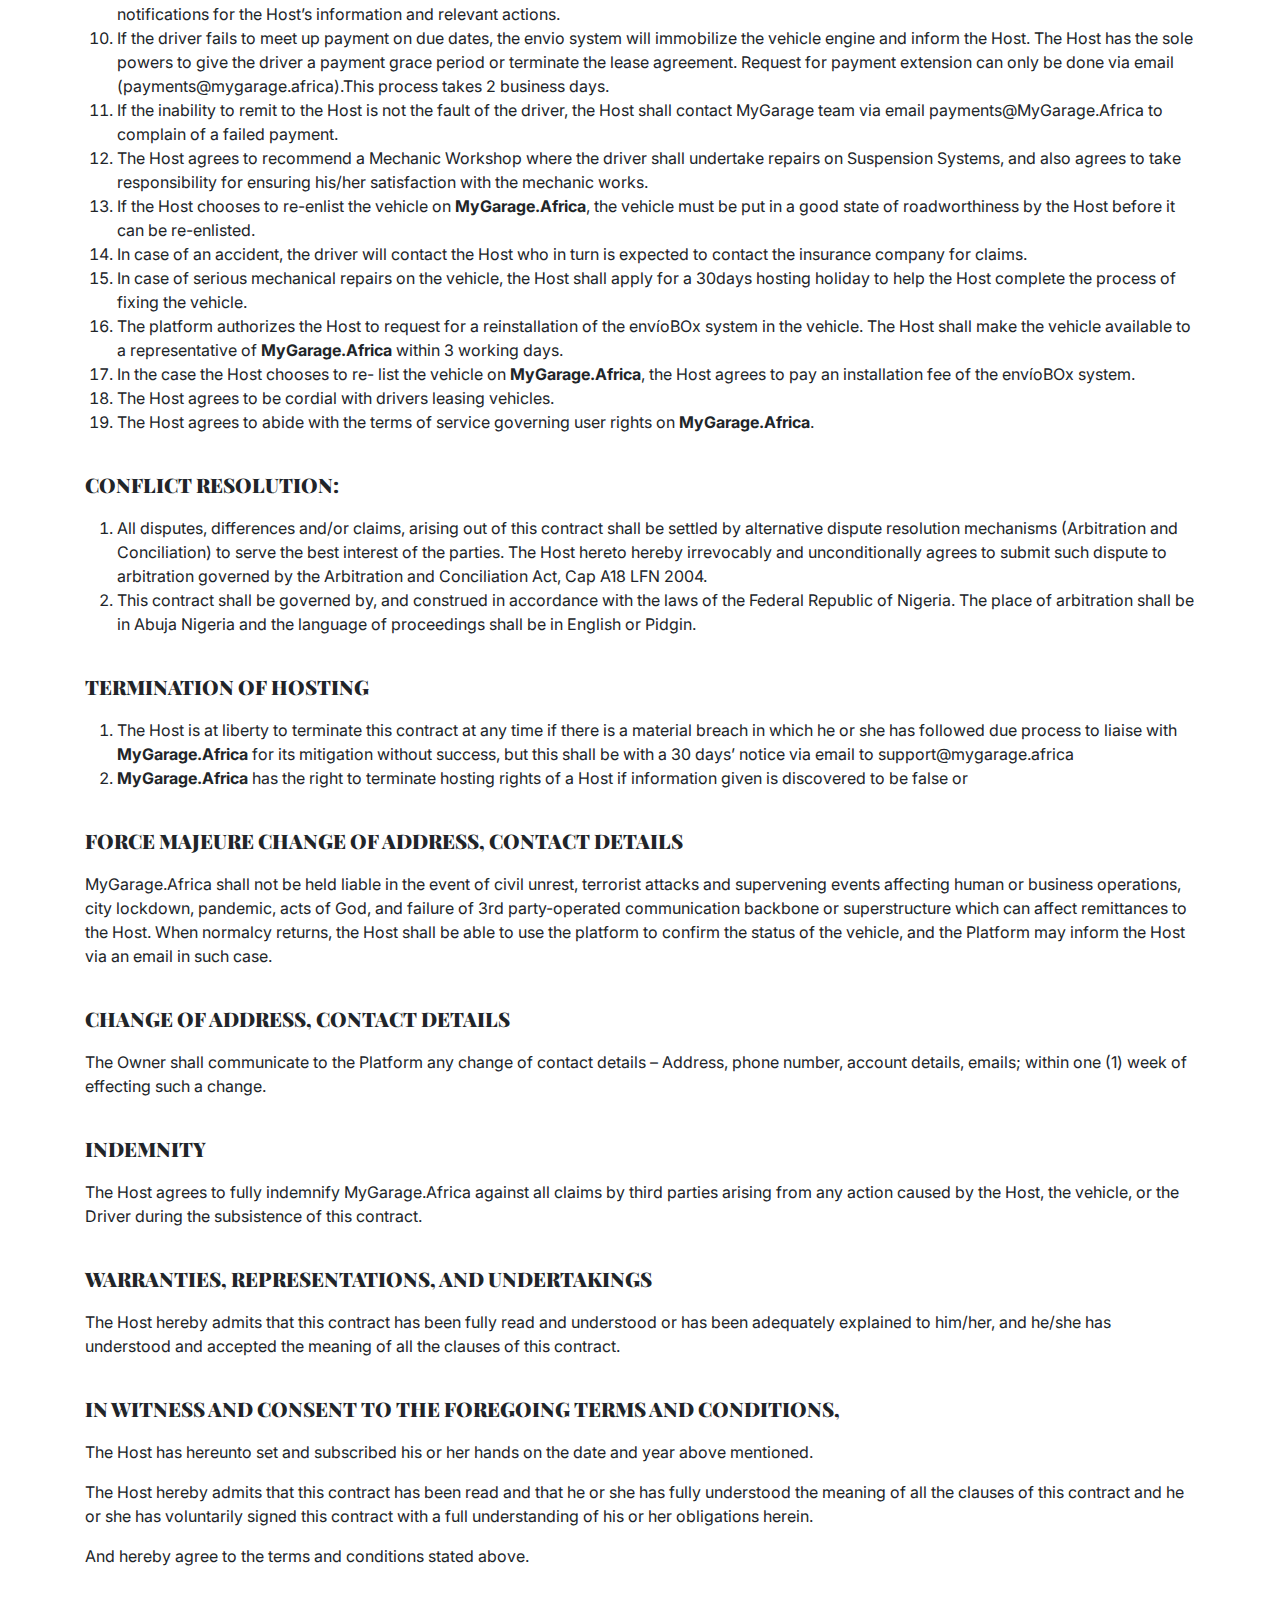
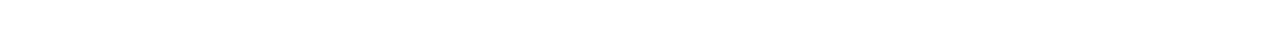
<file: terms_conditions.html>
<!DOCTYPE html>
<html lang="en">
  <head>
    <meta charset="UTF-8" />
    <meta http-equiv="X-UA-Compatible" content="IE=edge" />
    <meta name="viewport" content="width=device-width, initial-scale=1.0" />
    <title>Document</title>
    <script src="https://cdn.jsdelivr.net/npm/bootstrap@5.1.3/dist/js/bootstrap.bundle.min.js"></script>
    <link
      href="https://cdn.jsdelivr.net/npm/bootstrap@5.1.3/dist/css/bootstrap.min.css"
      rel="stylesheet"
    />
    <link rel="stylesheet" href="assets/bootstrap/css/bootstrap.min.css" />
    <link rel="stylesheet" href="assets/style.css" />
    <!-- Boxicons CDN Link -->
    <link
      href="https://unpkg.com/boxicons@2.0.7/css/boxicons.min.css"
      rel="stylesheet"
    />
    <!-- splide css -->
    <link rel="stylesheet" href="assets/dist/css/splide.min.css" />
    <!-- splide js -->
    <script src="assets/dist/js/splide.min.js"></script>
    <!-- font awesome -->
    <link
      rel="stylesheet"
      href="https://cdnjs.cloudflare.com/ajax/libs/font-awesome/6.0.0/css/all.min.css"
    />
    <!-- aos lib -->
    <link href="https://unpkg.com/aos@2.3.1/dist/aos.css" rel="stylesheet" />
    <script src="https://unpkg.com/aos@2.3.1/dist/aos.js"></script>
  </head>
  <body>
    <style>
      .box {
        width: 100%;
        height: 200px;
        margin-bottom: 30px;
      }
      .introImg {
        width: 100%;
        height: 580px;
      }
      .introImg img {
        width: 100%;
        height: 100%;
      }
      .title {
        text-align: left;
        font-size: 20px;
      }
      .termsBox {
        padding: 70px 0;
      }
    </style>
    <!-- navbar -->
    <nav class="navbar navbar-expand-lg navbar-light bg-light">
      <div class="container-fluid">
        <a class="navbar-brand logo" href="#">
          <img src="assets/img/logo1.svg" alt="" />
        </a>
        <button
          class="navbar-toggler"
          type="button"
          data-bs-toggle="collapse"
          data-bs-target="#navbarNavAltMarkup"
          aria-controls="navbarNavAltMarkup"
          aria-expanded="false"
          aria-label="Toggle navigation"
        >
          <span class="navbar-toggler-icon"></span>
        </button>
        <div
          class="collapse navbar-collapse offset-lg-7"
          id="navbarNavAltMarkup"
        >
          <div class="navbar-nav">
            <a class="nav-link" href="#">Learn more</a>
            <a class="nav-link" href="login.html">Login</a>
            <a class="accBtn" href="register.html">Register</a>
          </div>
        </div>
      </div>
    </nav>
    <div class="termsBox">
      <div class="container">
        <p class="title">Terms of Service: Host</p>
        <p class="subtitle font-weight-bold">
          Welcome to MyGarage.africa, a peer-to-peer vehicle car sharing
          marketplace web site and online service provided by envio Logistics
          Limited. (“MyGarage “we,” or “us”). This Terms of Service Agreement
          (“Agreement”) describes the terms and conditions that govern your use
          of and participation in MyGarage.africa services. MyGarage.africa
          services include our web site, web widgets, feeds, mobile device
          software applications (the “ envío Software”), applications for
          third-party web sites and services, and any other mobile or online
          services and/or applications owned, controlled, or offered by
          MyGarage.africa (collectively the “Service”). By accessing or using
          the Service, you signify that you have read, understood, and agree to
          be bound by this Agreement and to the collection and use of your
          information as set forth in the Privacy Policy, whether or not you are
          a registered user of our Service. This Agreement applies to all
          visitors, users, and others who access the Service
        </p>
        <p class="subtitle">
          PLEASE READ THIS AGREEMENT CAREFULLY TO ENSURE THAT YOU UNDERSTAND
          EACH PROVISION. YOU UNDERSTAND AND AGREE THAT MyGarage.africa IS NOT A
          PARTY TO ANY AGREEMENTS ENTERED INTO BETWEEN DRIVERS AND HOSTS, NOR IS
          MYGARAGE.AFRICA A TRANSPORTATION SERVICE, AGENT, OR INSURER.
          MyGarage.africa HAS NO CONTROL OVER THE CONDUCT OF DRIVERS OR HOSTS
          AND OTHER USERS OF THE SERVICE AND DISCLAIMS ALL LIABILITY IN THIS
          REGARD. THIS AGREEMENT CONTAINS A MANDATORY ARBITRATION OF DISPUTES
          PROVISION THAT REQUIRES THE USE OF ARBITRATION ON AN INDIVIDUAL BASIS
          TO RESOLVE DISPUTES, RATHER THAN JURY TRIALS OR CLASS ACTIONS, AND
          ALSO LIMITS THE REMEDIES AVAILABLE TO YOU IN THE EVENT OF A DISPUTE.
        </p>
        <p class="subtitle">
          We may, in our sole discretion, modify or update this Agreement from
          time to time, and so you should review this page periodically. When we
          change the Agreement, we will update the last modified date at the top
          of this page. If there are material changes to this Agreement, we will
          notify you either by prominently posting a notice of such changes
          prior to implementing the change or by directly sending you a
          notification. Your continued use of the Service after any such change
          constitutes your acceptance of the new Terms of Service. If you do not
          agree to any of these terms or any future Terms of Service, do not use
          or access (or continue to access) the Service.
        </p>
        <p class="title">
          Eligibility
        </p>
        <p class="subtitle">
          This Service is intended solely for licensed drivers Twenty-One (21)
          years of age or older, or the minimum age required in the market where
          the Service is intended to be used (whichever age is higher), and any
          registration, use, or access to the Service by anyone under the
          required minimum age is strictly prohibited and in violation of this
          Agreement. The Service is not available to any Host previously removed
          from the Service by
          <b>MyGarage.Africa</b>
          , unless
          <b>MyGarage.Africa</b>
          has given you written notice of reinstatement. All Users must pass our
          Eligibility Requirements and must provide all necessary and complete
          documentation for determining eligibility throughout your use of the
          Service, as may be determined and requested by
          <b>MyGarage.Africa</b>
          in its sole discretion. You acknowledge and agree that
          <b>MyGarage.Africa</b>
          may change its Eligibility Requirements at any time and for any
          reason.
        </p>
        <p class="title">MyGarage.africa Accounts</p>
        <p class="subtitle">
          Creating a virtual garage account is part of our Service requirement.
          In order to host a vehicle on
          <b>MyGarage.Africa</b>
          , you will need to apply for a Host account to connect with verified
          drivers on
          <b>MyGarage.Africa</b>
          platform.
        </p>
        <p class="title">Vehicle Hosting Policy</p>
        <ol class="subtitleLink">
          <li>
            The Host agrees to offer the vehicle(s) on the platform to verified
            drivers on short-term or long term lease.
          </li>
          <li>
            The Host is the bona-fide owner of the vehicle, or has the full
            authorization of the Host, and that the vehicle herein presented is
            totally free from all encumbrances and or adverse claim of any kind
            from a third party. The said person shall hereinafter be referred to
            and deemed as The Host, for ease of reference.
          </li>
          <li>
            The Host authorizes
            <b>MyGarage.Africa</b>
            to install and configure the envíoBOx in the vehicle: a telemetric
            satellite device and billing system that tracks and process lease
            payments and generate mechanical analytical data for the driver and
            the Host. The envíoBOx system is on lease to the Host but the Host
            shall pay an installation fee of N10,000.
          </li>
          <li>
            The Host shall be provided with access to the envío dashboard to
            monitor the location information of the vehicle(s), historical data
            on the activities of the vehicle(s), and driver’s payment compliance
            status for informed decision and relevant actions including enabling
            the vehicle engine to offer a grace period to defaulting driver
            where the Host so desires.
          </li>
          <li>
            Final decision on what to do to with the vehicle when the driver
            defaults in payment (whether to retrieve/or leave the car with the
            driver) is solely the prerogative of the Host provided such does not
            amount to unwarranted breach of the contract The Platform has.
          </li>
          <li>
            <b>MyGarage.Africa</b>
            via accredited support centres’ offers monthly vehicle inspection
            and transmit the results of inspection to the Host via email for the
            Host’s information and action where necessary.
          </li>
          <li>
            The Host agrees to pay and hereby authorizes
            <b>MyGarage.Africa</b>
            to deduct 15% brand franchise permit and management information fee
            from each period’s lease payment processed from the driver on hire
            purchase or short-term lease contracts.
          </li>
          <li>
            Lease payments from Drivers shall be remitted to the Host next
            business day after payment has been received from the driver
            provided there is no force majeure issues, or unforeseen
            circumstances beyond the party’s natural control like downtime in
            banking and related services.
          </li>
          <li>
            <b>MyGarage.Africa</b> shall send notification via email and or SMS or
            Whatsapp for successful lease payment transactions and failed lease
            payment notifications for the Host’s information and relevant
            actions.
          </li>
          <li>
            If the driver fails to meet up payment on due dates, the envio
            system will immobilize the vehicle engine and inform the Host. The
            Host has the sole powers to give the driver a payment grace period
            or terminate the lease agreement. Request for payment extension can
            only be done via email (payments@mygarage.africa).This process takes
            2 business days.
          </li>
          <li>
            If the inability to remit to the Host is not the fault of the
            driver, the Host shall contact MyGarage team via email
            payments@MyGarage.Africa to complain of a failed payment.
          </li>
          <li>
            The Host agrees to recommend a Mechanic Workshop where the driver
            shall undertake repairs on Suspension Systems, and also agrees to
            take responsibility for ensuring his/her satisfaction with the
            mechanic works.
          </li>
          <li>
            If the Host chooses to re-enlist the vehicle on <b>MyGarage.Africa</b>, the
            vehicle must be put in a good state of roadworthiness by the Host
            before it can be re-enlisted.
          </li>
          <li>
            In case of an accident, the driver will contact the Host who in turn
            is expected to contact the insurance company for claims.
          </li>
          <li>
            In case of serious mechanical repairs on the vehicle, the Host shall
            apply for a 30days hosting holiday to help the Host complete the
            process of fixing the vehicle.
          </li>
          <li>
            The platform authorizes the Host to request for a reinstallation of
            the envíoBOx system in the vehicle. The Host shall make the vehicle
            available to a representative of <b>MyGarage.Africa</b> within 3 working
            days.
          </li>
          <li>
            In the case the Host chooses to re- list the vehicle on
            <b>MyGarage.Africa</b>, the Host agrees to pay an installation fee of the
            envíoBOx system.
          </li>
          <li>
            The Host agrees to be cordial with drivers leasing vehicles.
          </li>
          <li>
            The Host agrees to abide with the terms of service governing user
            rights on <b>MyGarage.Africa</b>.
          </li>
        </ol>
        <p class="title">CONFLICT RESOLUTION:</p>
        <ol class="subtitleLink">
          <li>
            All disputes, differences and/or claims, arising out of this
            contract shall be settled by alternative dispute resolution
            mechanisms (Arbitration and Conciliation) to serve the best interest
            of the parties. The Host hereto hereby irrevocably and
            unconditionally agrees to submit such dispute to arbitration
            governed by the Arbitration and Conciliation Act, Cap A18 LFN 2004.
          </li>
          <li>
            This contract shall be governed by, and construed in accordance with
            the laws of the Federal Republic of Nigeria. The place of
            arbitration shall be in Abuja Nigeria and the language of
            proceedings shall be in English or Pidgin.
          </li>
        </ol>
        <p class="title">
          TERMINATION OF HOSTING
        </p>
        <ol class="subtitleLink">
          <li>
            The Host is at liberty to terminate this contract at any time if
            there is a material breach in which he or she has followed due
            process to liaise with <b>MyGarage.Africa</b> for its mitigation without
            success, but this shall be with a 30 days’ notice via email to
            support@mygarage.africa
          </li>
          <li>
            <b>MyGarage.Africa</b> has the right to terminate hosting rights of a Host
            if information given is discovered to be false or
          </li>
        </ol>
        <p class="title">FORCE MAJEURE CHANGE OF ADDRESS, CONTACT DETAILS</p>
        <p class="subtitle">
          MyGarage.Africa shall not be held liable in the event of civil unrest,
          terrorist attacks and supervening events affecting human or business
          operations, city lockdown, pandemic, acts of God, and failure of 3rd
          party-operated communication backbone or superstructure which can
          affect remittances to the Host. When normalcy returns, the Host shall
          be able to use the platform to confirm the status of the vehicle, and
          the Platform may inform the Host via an email in such case.
        </p>
        <p class="title">
          CHANGE OF ADDRESS, CONTACT DETAILS
        </p>
        <p class="subtitle">
          The Owner shall communicate to the Platform any change of contact
          details – Address, phone number, account details, emails; within one
          (1) week of effecting such a change.
        </p>
        <p class="title">
          INDEMNITY
        </p>
        <p class="subtitle">
          The Host agrees to fully indemnify MyGarage.Africa against all claims
          by third parties arising from any action caused by the Host, the
          vehicle, or the Driver during the subsistence of this contract.
        </p>
        <p class="title">
          WARRANTIES, REPRESENTATIONS, AND UNDERTAKINGS
        </p>
        <p class="subtitle">
          The Host hereby admits that this contract has been fully read and
          understood or has been adequately explained to him/her, and he/she has
          understood and accepted the meaning of all the clauses of this
          contract.
        </p>
        <p class="title">
          IN WITNESS AND CONSENT TO THE FOREGOING TERMS AND CONDITIONS,
        </p>
        <p class="subitle">
          The Host has hereunto set and subscribed his or her hands on the date
          and year above mentioned.
        </p>
        <p class="subtitle">
          The Host hereby admits that this contract has been read and that he or
          she has fully understood the meaning of all the clauses of this
          contract and he or she has voluntarily signed this contract with a
          full understanding of his or her obligations herein.
        </p>
        <p class="subtitle">
          And hereby agree to the terms and conditions stated above.
        </p>
      </div>
    </div>
  </body>
</html>
</file>
<file: assets/style.css>
@import url('https://fonts.googleapis.com/css2?family=Comforter&family=Inter:wght@200&family=Poppins:wght@200&family=Redressed&display=swap');
@import url('https://fonts.googleapis.com/css2?family=Playfair+Display:wght@900&display=swap');

:root {
  --ylwClr: #feb100;
}
* {
  margin: 0;
  padding: 0;
  box-sizing: border-box;
  font-family: 'Inter', sans-serif;
}
html {
  scroll-behavior: smooth;
}
a {
  color: #1a1a1a;
  text-decoration: none;
}
a:hover {
  color: var(--ylwClr) !important;
}
.bg-ylw {
  background-color: #feb100;
  color: #fff;
  font-weight: bold;
}
.learnBtn {
  color: #000;
  font-weight: 600;
  text-decoration: none;
  background: var(--ylwClr);
  display: flex;
  justify-content: center;
  align-items: center;
  width: 180px;
  height: 50px;
  border-radius: 3px;
  outline: none;
  border: none;
}
/* scrollbar */
/* width */
::-webkit-scrollbar {
  width: 7px;
}

/* Track */
::-webkit-scrollbar-track {
  background: #555;
}

/* Handle */
::-webkit-scrollbar-thumb {
  background: var(--ylwClr);
}

/* Handle on hover */
::-webkit-scrollbar-thumb:hover {
  background: #555;
}
.navbar {
  font-weight: 600;
  box-shadow: 0 0 10px #c4c4c4;
}
.logo {
  height: 100%;
  width: 190px;
  display: flex;
  justify-content: center;
  align-items: center;
}
.logo img {
  height: 80%;
  width: 70%;
}
.accBtn {
  background: var(--ylwClr);
  padding: 10px 30px;
  color: #000;
  font-weight: bold;
  border-radius: 7px;
  border: none;
  outline: none;
}
.account-section {
  display: flex;
  margin: 0;
  padding: 0;
}
.account-section li {
  list-style: none;
  margin-left: 20px;
}

.banner {
  /* background-color: red; */
  z-index: 4;
  text-align: center;
  width: 70%;
  height: 80%;
  display: flex;
  justify-content: center;
  align-items: center;
  flex-direction: column;
  /* padding-left: 40px; */
  /* margin-top: 40px; */
}

.banner-section {
  height: 520px;
  background: url('img/fati\ bridge.png');
  background-position: center;
  background-size: cover;
  position: relative;
  z-index: -2;
  display: flex;
  justify-content: center;
  align-items: center;
}
.banner-section::after {
  width: 100%;
  height: 520px;
  background: rgba(0, 0, 0, 0.541);
  position: absolute;
  top: 0;
  left: 0;
  display: block;
  content: '';
  z-index: -1;
}
.banner-title {
  font-family: 'Playfair Display', serif !important;
  font-size: 55px;
  color: #fff;
}
.banner-info {
  color: #fff;
  font-size: 20px;
  font-weight: bold;
}
.search-box {
  z-index: 100px !important;
  width: 45%;
  margin: 10px auto;
  border: 1px solid #c4c4c4;
  border-radius: 30px;
  height: 50px;
  background-color: #fff !important;
  position: absolute;
  top: 80px;
  left: 27%;
  display: flex;
  justify-content: flex-end;
}
.searchIcon {
  border-radius: 30px;
  background: var(--ylwClr);
  width: 50px;
  height: 100%;
  display: flex;
  justify-content: center;
  align-items: center;
  font-size: 24px;
}

.account-btn {
  height: 90px;
  width: 44%;
  margin: auto;
  transform: translateY(-35px);
  background: var(--ylwClr);
  display: flex;
  justify-content: center;
  align-items: center;
  margin-bottom: 50px;
  border-radius: 48px;
  /* height: 60px; */
  /* width: 90%; */
}
.account-btn button {
  width: 170px;
  height: 50px;
  margin: 7px;
  border-radius: 35px;
  border: none;
}
.register-host,
.driver-register {
  background-color: #fff;
  font-weight: 600;
  color: #1a1a1a;
}
.enterprise {
  background-color: #1a1a1a;
  font-weight: 600;
  color: #fff;
}
ul {
  list-style: none;
}
a {
  text-decoration: none;
}
a:hover {
  color: #000;
  font-weight: 600;
  text-decoration: none;
  color: aliceblue;
}
.title {
  font-size: 36px;
  font-weight: 900;
  letter-spacing: 0;
  text-align: center;
  font-family: 'Playfair Display', serif !important;
  z-index: 10px;
  padding-top: 20px;
}
.title-box {
  position: relative;
}
.title-shadow {
  width: 370px;
  height: 12px;
  background: #c4c4c45d;
  margin: auto;
  z-index: -50px;
  opacity: 0.5;
  transform: translateY(-33px);
}
/* car section */
.browse-car-section {
  margin-bottom: 80px;
  height: auto;
  display: flex;
  flex-direction: column;
}
.browse-car {
  background: #fff;
  height: 330px;
  width: 280px;
  border-radius: 36px;
  border: 1px solid #c4c4c438;
  box-shadow: 0 10px 6px -12px #777;
}
.browse-car:hover {
  border: 2px solid #c4c4c438;
  transform-style: preserve-3d;
  transform: scale(1.02);
  transition: all ease 0.3s;
  box-shadow: 0 10px 6px -7px #777;
}
.car-img {
  width: 100%;
  height: 65%;
  border-top-right-radius: 36px;
  border-top-left-radius: 36px;
  border-bottom-right-radius: 36px;
}
.location-img {
  height: 70%;
  width: 100%;
  display: flex;
  justify-content: center;
  align-items: center;
  border-top-right-radius: 36px;
  border-top-left-radius: 36px;
  border-bottom-right-radius: 36px;
}
.car-img img {
  width: 100%;
  height: 100%;
  border-top-right-radius: 36px;
  border-top-left-radius: 36px;
  border-bottom-right-radius: 36px;
}
.location-img img {
  height: 100%;
  width: 100%;
  border-top-right-radius: 36px;
  border-top-left-radius: 36px;
  border-bottom-right-radius: 36px;
}
.browse-location {
  height: 370px;
  width: 365px;
  box-shadow: 0 10px 6px -12px #777;
  position: relative;
  border-radius: 22px;
  background: #fff;
  border-radius: 36px;
}
.browse-location:hover {
  transform-style: preserve-3d;
  box-shadow: 0 10px 6px -7px #777;
}

.car-name {
  width: 100%;
  height: 20%;
  font-weight: bold;
  flex-direction: column;
  padding: 20px;
  line-height: 10px;
}
.car-price {
  color: var(--ylwClr);
  font-weight: bold;
  font-size: 20px;
}
.car-location {
  color: #777;
}
.name-car {
  font-size: 14px;
}
.account-img {
  width: 100%;
  height: 200px;
  background: #c4c4c4;
}
.account-info {
  width: 100%;
  height: 200px;
  background: var(--ylwClr);
}
.explore-garage-section {
  width: 100%;
  background: #ffface;
  position: relative;
}

.location-section {
  margin-bottom: 70px;
  display: flex;
  flex-direction: column;
  background: #f5f5f5;
}
.location-name {
  height: 30%;
  display: flex;
  justify-content: center;
  align-items: flex-start;
  font-weight: bold;
  background-color: #fff;
  color: #1a1a1a;
  padding: 10px 30px;
  flex-direction: column;
  border-bottom-right-radius: 36px;
  border-bottom-left-radius: 36px;
}
.place {
  font-size: 23px;
  font-weight: bold;
}
.vehicle-num {
  font-weight: 500;
  font-size: 20px;
  color: #777;
}
.download-app-section {
  width: 70%;
  margin: auto;
  margin-bottom: 50px;
}
.app-img,
.app-download {
  width: 100%;
  height: 450px;
  /* background-color: red; */
  display: flex;
  justify-content: center;
  /* align-items: center; */
  flex-direction: column;
}
.app-download img {
  width: 50%;
}
.app-img img {
  width: 90%;
  height: 90%;
}
.afflicate-section {
  height: 300px;
  display: flex;
  justify-content: center;
  align-items: center;
  flex-direction: column;
  background: #1a1a1a;
}
.affiliate-title {
  font-size: 60px;
  color: #fff;
  font-weight: 600;
  font-family: 'Playfair Display', serif !important;
}
.get-started-btn {
  padding: 20px 70px;
  background: var(--ylwClr);
  border: none;
  /* text-align: center; */
  font-weight: 600;
  color: #1a1a1a;
  border-radius: 3px;
}
.affiliate-info {
  color: #fff;
  font-weight: 600;
  width: 70%;
  text-align: center;
}
.ratings-section {
  margin-top: 70px;
  /* margin-bottom: 10px; */
}
.ratings {
  width: 100%;
  height: 300px;
  background: #c4c4c4;
}
.ratings-img,
.ratings-info {
  width: 100%;
  height: 50%;
}
.linkBtn {
  color: #000;
  font-weight: 600;
  text-decoration: none;
  background: var(--ylwClr);
  margin: 12px auto;
  display: flex;
  justify-content: center;
  align-items: center;
  width: 180px;
  height: 50px;
  border: none;
  outline: none;
  border-radius: 25px;
  margin-bottom: 45px;
}
.linkBtn:hover {
  color: #fff !important;
}
.sideBtn {
  margin: 0 !important;
}
.card {
  position: relative;
  background: #fff;
  border-radius: 20px;
  margin: 20px 0;
  box-shadow: 0 5px 10px rgba(0, 0, 0, 0.1);
}

.card::before {
  content: '';
  position: absolute;
  height: 40%;
  width: 100%;
  background: #7d2ae8;
  border-radius: 20px 20px 0 0;
}

.card .card-content {
  display: flex;
  flex-direction: column;
  align-items: center;
  padding: 30px;
  position: relative;
  z-index: 100;
}

section .card .image {
  height: 140px;
  width: 140px;
  border-radius: 50%;
  padding: 3px;
  background: #7d2ae8;
}

section .card .image img {
  height: 100%;
  width: 100%;
  object-fit: cover;
  border-radius: 50%;
  border: 3px solid #fff;
}

.card .media-icons {
  position: absolute;
  top: 10px;
  right: 20px;
  display: flex;
  flex-direction: column;
  align-items: center;
}

.card .media-icons i {
  color: #fff;
  opacity: 0.6;
  margin-top: 10px;
  transition: all 0.3s ease;
  cursor: pointer;
}

.card .media-icons i:hover {
  opacity: 1;
}

.card .name-profession {
  display: flex;
  flex-direction: column;
  align-items: center;
  margin-top: 10px;
}

.name-profession .name {
  font-size: 20px;
  font-weight: 600;
}

.name-profession .profession {
  font-size: 15px;
  font-weight: 500;
}

.card .rating {
  display: flex;
  align-items: center;
  margin-top: 18px;
}

.card .rating i {
  font-size: 18px;
  margin: 0 2px;
  color: #7d2ae8;
}

.card .button {
  width: 100%;
  display: flex;
  justify-content: space-around;
  margin-top: 20px;
}

.card .button button {
  background: #7d2ae8;
  outline: none;
  border: none;
  color: #fff;
  padding: 8px 22px;
  border-radius: 20px;
  font-size: 14px;
  transition: all 0.3s ease;
  cursor: pointer;
}

.button button:hover {
  background: #6616d0;
}

.explore-account {
  height: 400px;
}
.image_acct,
.acct_signup {
  width: 100%;
  height: 80%;
  background: #c4c4c4;
}

/* explore section */
.explore-img {
  width: 100%;
  height: 500px;
  display: flex;
  justify-content: flex-end;
  /* align-items: flex-end; */
  /* flex-direction: column; */
  padding: 0 30px;
}
.col-img {
  /* position: relative; */
}
.africa-img {
  position: absolute;
  top: -50px;
  height: 500px;
  z-index: 100;
  left: -240px;
  opacity: 0.1;
}
.explore-link {
  width: 100%;
  height: 500px;
  display: flex;
  justify-content: center;
  align-items: flex-start;
  flex-direction: column;
  padding: 0 30px;
}
.explore-img img {
  width: 50%;
  height: 75%;
}
.title-signup {
  font-size: 35px;
  font-weight: bolder;
  font-family: 'Playfair Display', serif;
}
.spc-clr {
  font-weight: bolder;
  font-size: 36px;
  font-family: 'Playfair Display', serif;
}
.explore-info {
  width: 70%;
}
.download-title {
  font-weight: bold;
  font-size: 30px;
  font-family: 'Playfair Display', serif;
}
/* ratings section */
.ratings-section {
  margin-bottom: 80px;
  height: auto;
  display: flex;
  flex-direction: column;
}
.rating {
  height: 250px;
  width: 355px;
  border: 1px solid #c4c4c438;
  box-shadow: 0 10px 6px -12px #777;
}
.rating:hover {
  box-shadow: 0 10px 6px -7px #777;
}
.rating-top {
  width: 100%;
  height: 60%;
  display: flex;
  justify-content: space-between;
  align-items: center;
}
.rating-info {
  width: 100%;
  padding: 15px;
  text-align: center;
  font-size: 15px;
}
.user-1,
.user-2 {
  height: 100%;
  width: 50%;
  display: flex;
  justify-content: center;
  align-items: center;
  flex-direction: column;
}
.user-name,
.user-rating {
  width: 100%;
}
.user-1 img {
  width: 65%;
  height: 75%;
  border-radius: 50%;
}

/* faqs section */
.section-center {
  max-width: 70%;
  margin: auto;
  margin-bottom: 100px;
}
.question {
  background: #fff;
  border-radius: 5px;
  box-shadow: 0 10px 6px -12px #777;
  padding: 1.5rem 1.5rem 0 1.5rem;
  margin: auto;
  margin-bottom: 1rem;
}
.question-title {
  display: flex;
  justify-content: space-between;
  align-items: center;
  text-transform: capitalize;
  padding-bottom: 1rem;
}

.question-title p {
  margin-bottom: 0;
  font-weight: 600;
}
.question-btn {
  font-size: 1.5rem;
  background: transparent;
  border-color: transparent;
  cursor: pointer;
  color: var(--ylwClr);
  transition: all 0.3s linear;
}
.question-btn:hover {
  transform: rotate(90deg);
}
.question-text {
  padding: 1rem 0 1.5rem 0;
  border-top: 1px solid rgba(0, 0, 0, 0.2);
}
.question-text p {
  margin-bottom: 0;
}
/* hide text */
.question-text {
  display: none;
}
.show-text .question-text {
  display: block;
}
.minus-icon {
  display: none;
}
.show-text .minus-icon {
  display: inline;
}
.show-text .plus-icon {
  display: none;
}
/* backtop botton */
.backTop {
  width: 70px;
  height: 70px;
  background: var(--ylwClr);
  color: #1a1a1a;
  position: fixed;
  right: 15px;
  bottom: 15px;
  border-radius: 50px;
  border: none;
  display: none;
  outline: none;
}
.backTop:hover {
  background: #1a1a1a;
  font-weight: bold;
  color: #f5f5f5;
}
/* footer */
.footer-section {
  background: #f5f5f5;
  padding: 80px;
}
.footer-sec {
  width: 100%;
  height: auto;
  /* background: red; */
  padding: 10px;
}
.footer-logo img {
  width: 170px;
  height: 150px;
}
.footer-section-title {
  font-weight: bold;
  font-size: 16px;
  padding: 30px 0;
  height: 40px;
  display: flex;
  justify-content: flex-start;
  align-items: center;
  text-transform: uppercase;
}
.footer-list li {
  color: #1a1a1a;
}
.tel-text {
  color: #1a1a1a;
}
.footer-socials {
  display: flex;
}
.footer-socials li {
  margin: 15px 10px 0 0;
}
.footer-socials li i {
  font-size: 35px;
}

/* form */
.formBox {
  padding: 20px;
  width: 100%;
  height: auto;
  /* box-shadow: 0 0 1px #777; */
}
.form-img {
  width: 100%;
  height: 70px;
  /* border: 1px solid; */
}
.form-img img {
  width: 100%;
  height: 100%;
}
.acctOption {
  width: 100%;
  height: 40px;
  display: flex;
  justify-content: space-between;
  align-items: center;
  margin-top: 20px;
  font-weight: 600;
}
.createBtn {
  color: var(--ylwClr);
}
.form-login {
  margin-top: 30px;
}
.form-login input {
  width: 100%;
  box-shadow: 0 0 1px #777;
}
/* register form */
.registerForm label {
  font-weight: bold;
}
.form-title {
  font-weight: bold;
  font-family: 'Playfair Display', serif !important;
  font-size: 30px;
  margin-top: 50px;
}

@media screen and (max-width: 700px) {
  .banner-section {
    height: 420px;
  }
  .banner-section::after {
    height: 420px;
  }
  .banner-title {
    font-size: 20px;
  }
  .banner-info {
    font-size: 14px;
  }
  .banner {
    width: 85%;
    text-align: justify;
  }

  .account-btn button {
    width: 32%;
    height: 40px;
    margin: 7px;
    border-radius: 35px;
    border: none;
    font-size: 11px;
  }
  .browse-car-section {
    margin-bottom: 80px;
    height: auto;
    display: flex;
    flex-direction: column;
  }
  .browse-car {
    background: #fff;
    height: 330px;
    width: 10px;
    border-radius: 36px;
    border: 1px solid #c4c4c438;
    box-shadow: 0 10px 6px -12px #777;
  }
}
/* register page */

.form-region {
  background: #f5f5f5;
  padding: 100px 0;
}
.registerForm {
  background: #fff;
  padding: 40px;
}
.moveBtn {
  display: flex;
  justify-content: flex-end;
}
.moveBtn button {
  padding: 10px 40px;
}
.form2 {
  display: none;
}
#backBtn {
  border: 2px solid var(--ylwClr);
  color: var(--ylwClr);
  font-weight: bold;
}
.steps-section {
  padding-bottom: 80px;
  background: #ffface;
}
.stepsBox {
  width: 100%;
  height: 250px;
  background: #fff;
  box-shadow: 0 10px 6px -12px #777;
  border-radius: 12px;
  display: flex;
  justify-content: center;
  align-items: center;
  flex-direction: column;
}
.stepsBox i{
  font-size: 40px;
  color: #feb100
}
.step-count,
.step-info {
  display: flex;
  justify-content: center;
  align-items: center;
}
.step-count {
  /* border: 1px solid; */
  height: 20%;
  font-size: 35px;
  font-weight: bold;
  font-family: 'Playfair Display', serif !important;
  display: flex;
  justify-content: center;
  align-items: center;
}
.step-icon{
  /* border: 1px solid; */
  height: 30%;
  display: flex;
  justify-content: center;
  align-items: center;
}
.step-info {
  height: 50%;
  padding: 20px;
  text-align: center;
  display: flex;
  justify-content: center;
  align-items: center;
}
.register-banner {
  height: 500px;
  background: url('img/web\ dev\ 12.jpg');
  background-position: center;
  background-size: cover;
  position: relative;
  z-index: -2;
  display: flex;
  justify-content: center;
  align-items: center;
  flex-direction: column;
  z-index: 10;
}
.register-banner::after {
  width: 100%;
  height: 500px;
  background: rgba(0, 0, 0, 0.541);
  position: absolute;
  top: 0;
  left: 0;
  display: block;
  content: '';
  z-index: -1;
}
.get-started-links{
  width: 64%;
  display: flex;
  justify-content: space-between;
  align-items: center;
  padding: 0 40px;
  color: #fff;
  font-weight: bold;
  padding-bottom: 30px;
  margin-top: 90px;
  text-align: center;
}
.get-started-links span{
  border-right: 2px solid var(--ylwClr);
  padding-right:  28px;
  /* text-align: center; */
  display: flex;
  justify-content: center;
  align-items: center;
}
.get-started-links span:last-child{
  border-right: none;
}
.steps-section2 {
  padding-bottom: 80px;
  background: #fff;
}
.steps-section2 .stepsBox{
  border: 1px solid #f5f5f5;
  height: 140px;
}
.steps-section2 .stepsBox:hover{
  box-shadow: 0 10px 6px -7px #777;
}
.steps-section2 .step-count {
  height: 40%;
  font-size: 25px;
  font-weight: bold;

}
.host-banner {
  height: 500px;
  background: url('img/web\ dev\ 13.jpg');
  background-position: center;
  background-size: cover;
  position: relative;
  z-index: -2;
  display: flex;
  justify-content: center;
  align-items: center;
  flex-direction: column;
  z-index: 10;
}
.host-banner::after {
  width: 100%;
  height: 500px;
  background: rgba(0, 0, 0, 0.541);
  position: absolute;
  top: 0;
  left: 0;
  display: block;
  content: '';
  z-index: -1;
}
.questionTable{
  width: 100%;
}
.questionTable{
  /* border: 1px solid; */
}
.questionTable td{
  border: 1px solid;
}
.table i{
  font-size: 15px;
  color: #555;
  /* font-weight: 500; */
}
.purchaseSection, .rentalSection{
  display: none;
}
.termsCheck{
  margin-bottom: 25px;
}

@media screen and (max-width: 900px) {
  .get-started-links{
    width: 94%;
    display: flex;
    justify-content: space-between;
    align-items: center;
    padding: 0 40px;
    color: #fff;
    font-weight: bold;
    padding-bottom: 30px;
    margin-top: 90px;
    text-align: center;
  }
  .get-started-links span{
    border-right: 2px solid var(--ylwClr);
    padding-bottom:  28px;
    justify-content: center;
    align-items: center;
  }
  .get-started-links span:last-child{
    border-right: none;
  }
  .steps-section2 .step-count{
    padding: 10px;
    font-size: 20px;
    text-align: center;
  }
}
@media screen  and (max-width: 700px){
  .host-banner{
    height: 400px;
  }
  .host-banner::after{
    height: 400px;
  }
  .host-banner .linkBtn{
    padding: 30px 10px;
  }
  .title{
    font-size: 20px;
  }
  .steps-section2 .step-count{
    font-size: 17px;
  }
  .navbar{
    text-align: center;
  }
}
</file>
